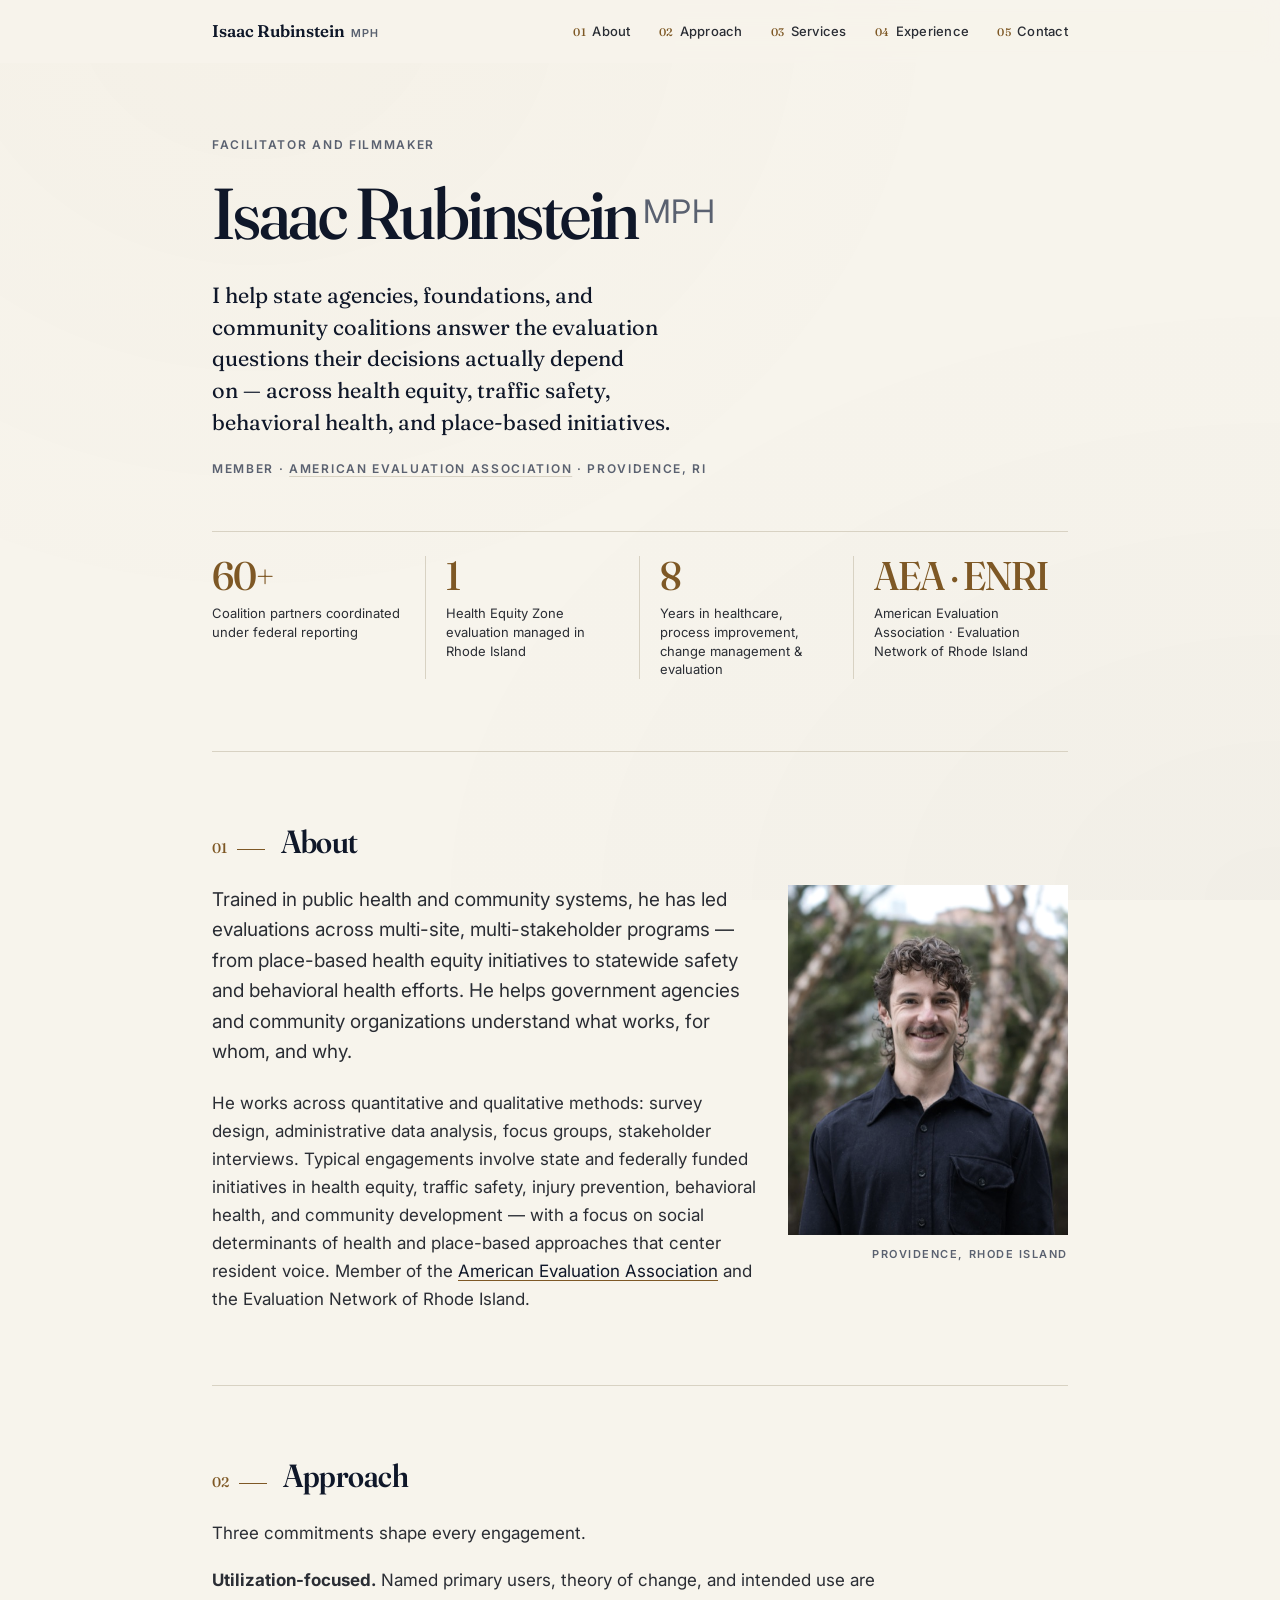
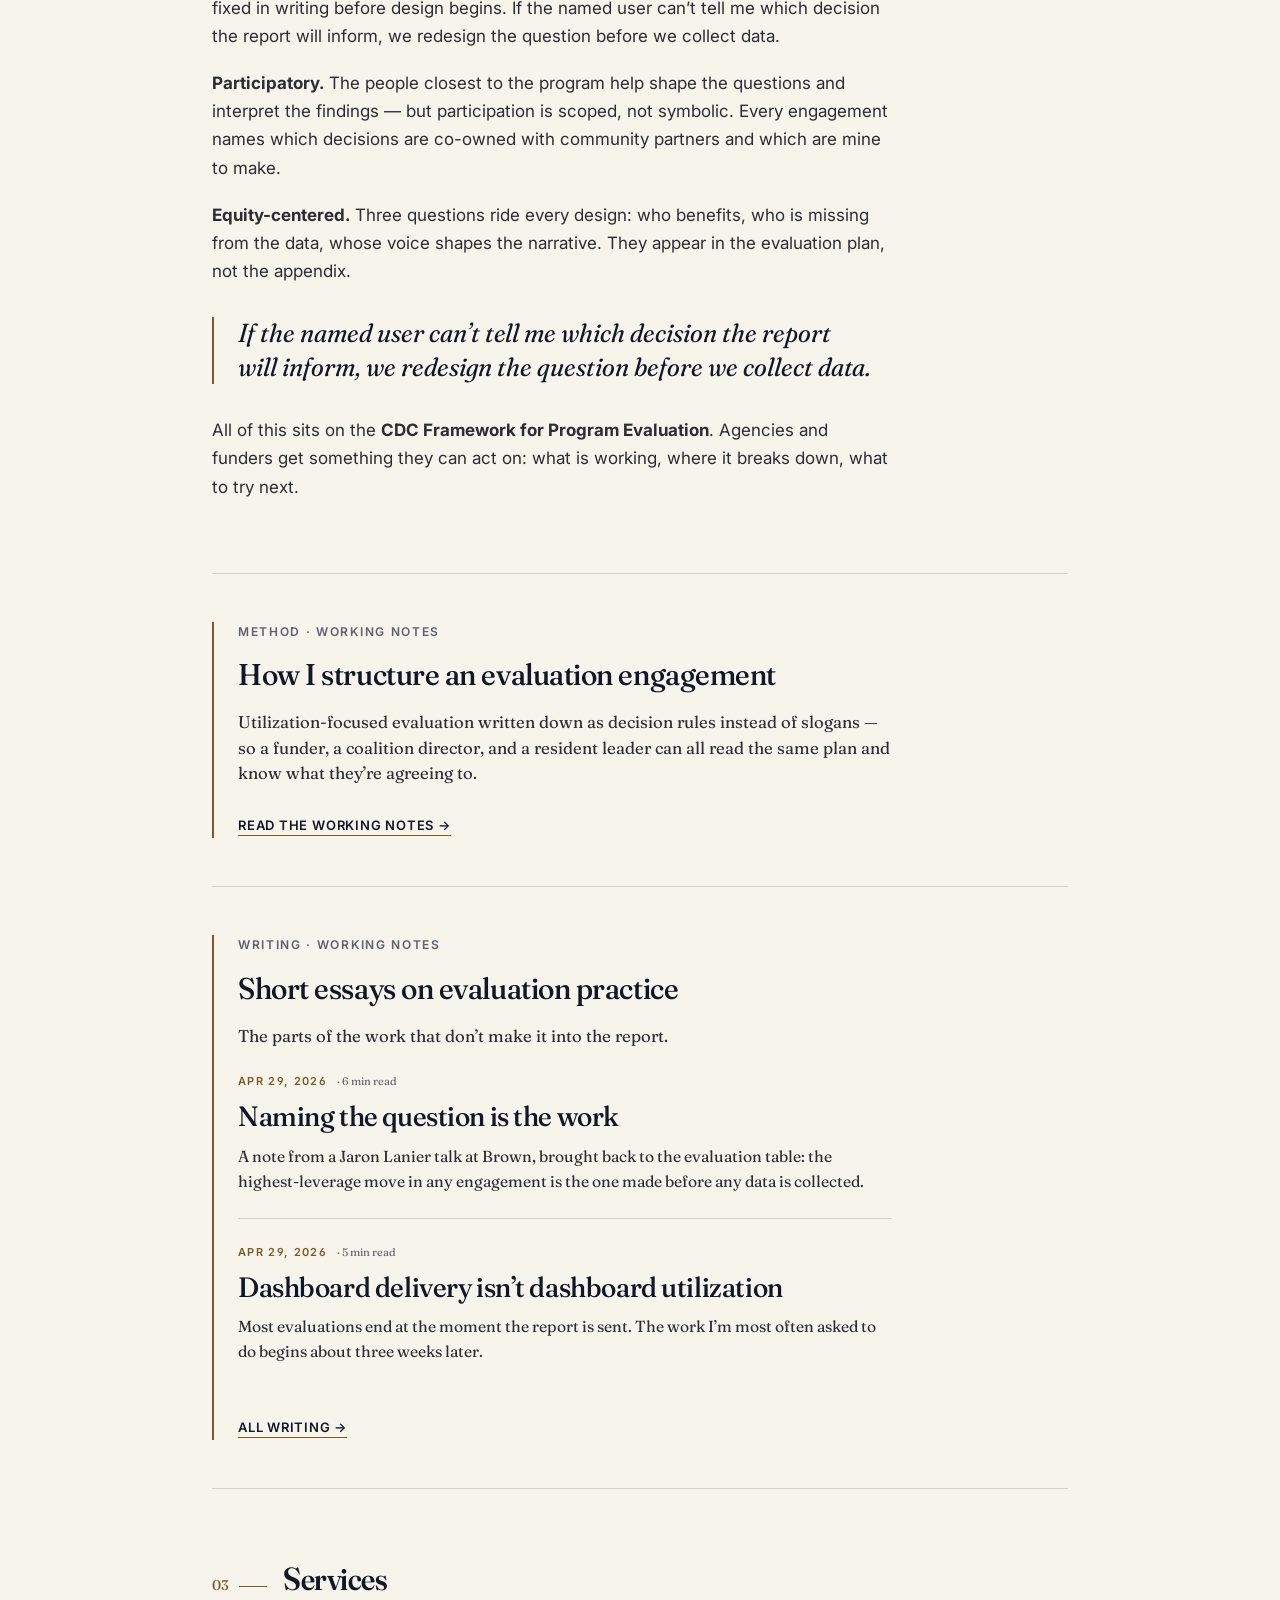
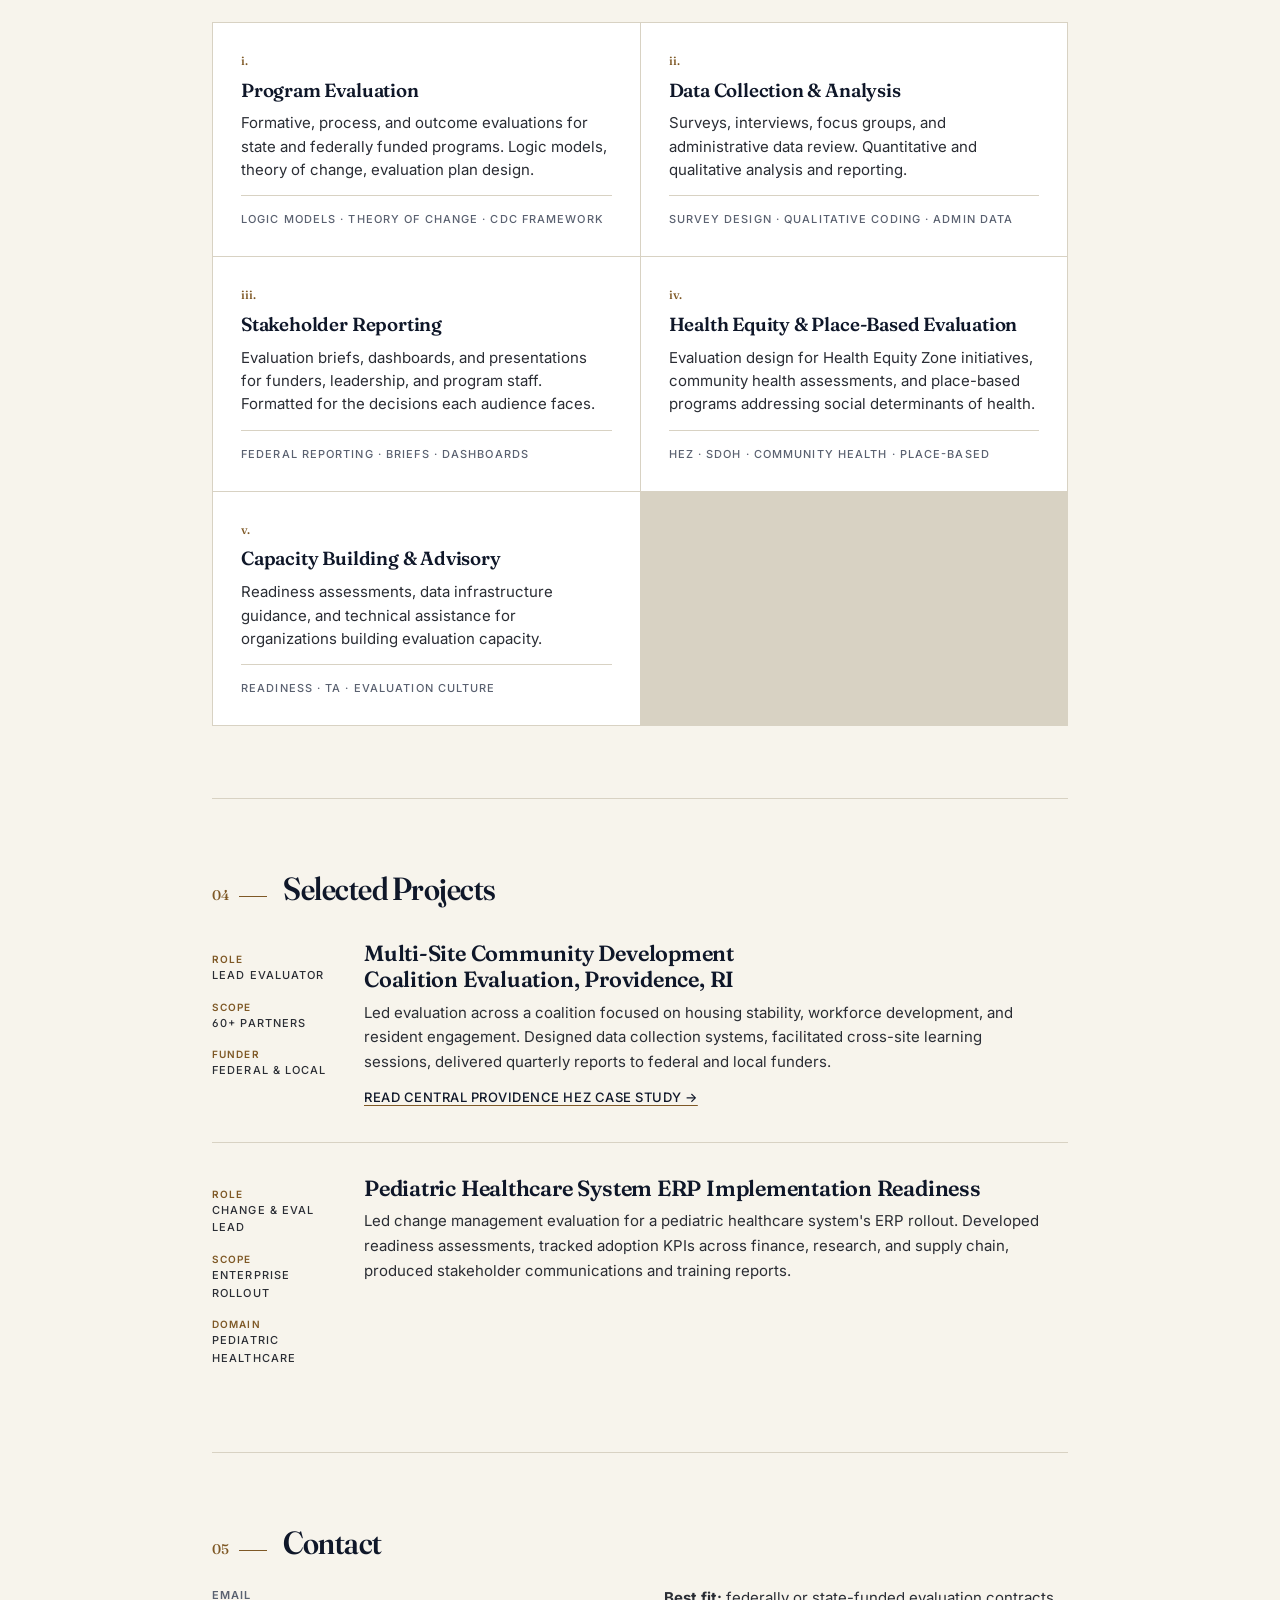
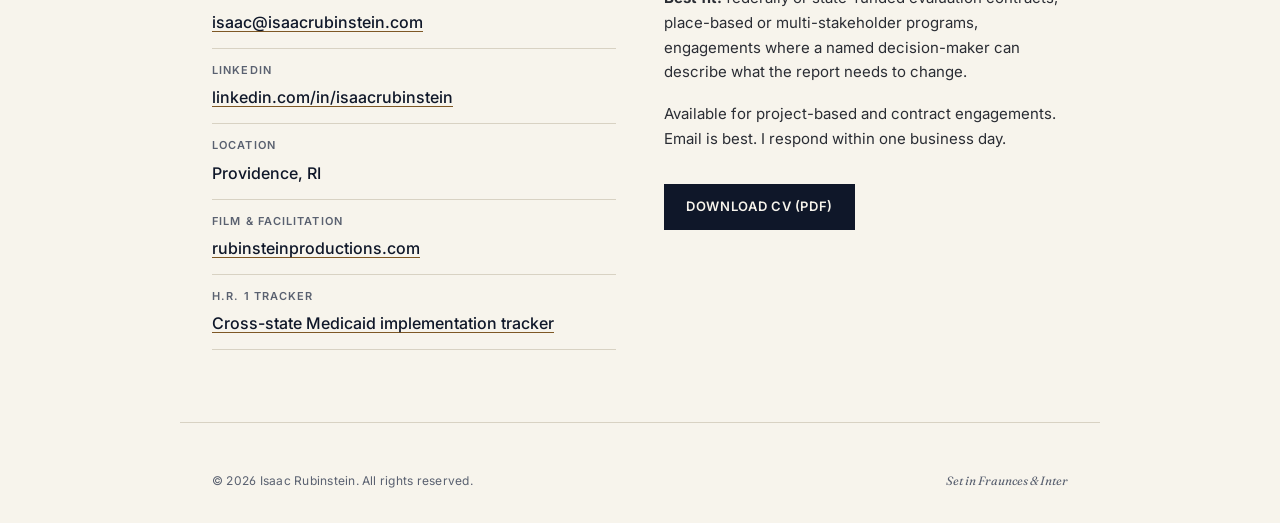
<file: index.html>
<!DOCTYPE html>
<html lang="en">
<head>
<meta charset="UTF-8">
<meta name="viewport" content="width=device-width, initial-scale=1.0">
<title>Isaac Rubinstein, MPH: Facilitator and Filmmaker</title>
<meta name="description" content="Facilitator and filmmaker based in Providence, RI. Founder of Rubinstein Productions.">
<meta name="robots" content="index, follow">
<link rel="canonical" href="https://isaacrubinstein.com/">

<!-- Open Graph -->
<meta property="og:type" content="website">
<meta property="og:url" content="https://isaacrubinstein.com/">
<meta property="og:title" content="Isaac Rubinstein, MPH: Facilitator and Filmmaker">
<meta property="og:description" content="Facilitator and filmmaker based in Providence, RI. Founder of Rubinstein Productions.">
<meta property="og:image" content="https://isaacrubinstein.com/og-image.png">
<meta property="og:image:width" content="1200">
<meta property="og:image:height" content="630">
<meta property="og:image:alt" content="Isaac Rubinstein, MPH: Facilitator and Filmmaker">
<meta property="og:locale" content="en_US">

<!-- Twitter -->
<meta name="twitter:card" content="summary_large_image">
<meta name="twitter:title" content="Isaac Rubinstein, MPH: Facilitator and Filmmaker">
<meta name="twitter:description" content="Facilitator and filmmaker based in Providence, RI. Founder of Rubinstein Productions.">
<meta name="twitter:image" content="https://isaacrubinstein.com/og-image.png">

<!-- Favicons -->
<link rel="icon" type="image/svg+xml" href="favicon.svg">
<link rel="icon" type="image/x-icon" href="favicon.ico">
<link rel="apple-touch-icon" href="apple-touch-icon.png">
<meta name="theme-color" content="#0F1729">

<!-- Fonts: Fraunces (display, variable) + Inter (body) -->
<link rel="preconnect" href="https://fonts.googleapis.com">
<link rel="preconnect" href="https://fonts.gstatic.com" crossorigin>
<link rel="preload" as="style" href="https://fonts.googleapis.com/css2?family=Fraunces:opsz,wght@9..144,400;9..144,500;9..144,600;9..144,700;9..144,800&family=Inter:wght@400;500;600;700&display=swap">
<link href="https://fonts.googleapis.com/css2?family=Fraunces:opsz,wght@9..144,400;9..144,500;9..144,600;9..144,700;9..144,800&family=Inter:wght@400;500;600;700&display=swap" rel="stylesheet">

<!-- JSON-LD: Person -->
<script type="application/ld+json">
{
  "@context": "https://schema.org",
  "@type": "Person",
  "name": "Isaac Rubinstein",
  "honorificSuffix": "MPH",
  "jobTitle": "Facilitator and Filmmaker",
  "url": "https://isaacrubinstein.com/",
  "image": "https://isaacrubinstein.com/headshot.jpg",
  "email": "mailto:isaac@isaacrubinstein.com",
  "sameAs": [
    "https://www.linkedin.com/in/isaacrubinstein"
  ],
  "memberOf": [
    {
      "@type": "Organization",
      "name": "American Evaluation Association",
      "url": "https://www.eval.org"
    },
    {
      "@type": "Organization",
      "name": "Evaluation Network of Rhode Island"
    }
  ],
  "knowsAbout": [
    "Program Evaluation",
    "Utilization-Focused Evaluation",
    "Participatory Evaluation",
    "Equity-Centered Evaluation",
    "Public Health Evaluation",
    "Logic Model Development",
    "Theory of Change",
    "Mixed-Methods Research",
    "Traffic Safety Program Evaluation",
    "Community Development Evaluation",
    "CDC Framework for Program Evaluation",
    "Health Equity Zone Evaluation",
    "Social Determinants of Health",
    "Place-Based Health Initiatives",
    "Community Health Assessment"
  ],
  "address": {
    "@type": "PostalAddress",
    "addressLocality": "Providence",
    "addressRegion": "RI",
    "addressCountry": "US"
  }
}
</script>

<!-- JSON-LD: ProfessionalService -->
<script type="application/ld+json">
{
  "@context": "https://schema.org",
  "@type": "ProfessionalService",
  "name": "Isaac Rubinstein — Evaluation & Advisory",
  "description": "Independent program evaluation and advisory services for public health, safety, and community development programs.",
  "provider": {
    "@type": "Person",
    "name": "Isaac Rubinstein, MPH"
  },
  "url": "https://isaacrubinstein.com/",
  "areaServed": {
    "@type": "Country",
    "name": "United States"
  },
  "serviceType": [
    "Program Evaluation",
    "Data Collection and Analysis",
    "Stakeholder Reporting",
    "Capacity Building and Advisory"
  ],
  "address": {
    "@type": "PostalAddress",
    "addressLocality": "Providence",
    "addressRegion": "RI",
    "addressCountry": "US"
  }
}
</script>

<link rel="stylesheet" href="styles.css">
</head>
<body>

<a class="skip-link" href="#main">Skip to content</a>
<div class="scroll-progress" id="scroll-progress" aria-hidden="true"></div>

<header class="masthead" id="masthead" role="banner">
  <div class="nav-inner">
    <a class="mark" href="#top">
      <span class="mark-name">Isaac Rubinstein</span>
      <span class="mark-cred">MPH</span>
    </a>
    <nav aria-label="Primary">
      <ul class="nav-links">
        <li><a href="#about"><span class="num">01</span>About</a></li>
        <li><a href="#approach"><span class="num">02</span>Approach</a></li>
        <li><a href="#services"><span class="num">03</span>Services</a></li>
        <li><a href="#experience"><span class="num">04</span>Experience</a></li>
        <li><a href="#contact"><span class="num">05</span>Contact</a></li>
      </ul>
    </nav>
  </div>
</header>

<main id="main">

  <section class="hero" id="top" aria-labelledby="hero-heading">
    <span class="eyebrow">Facilitator and Filmmaker</span>
    <h1 class="display" id="hero-heading">Isaac Rubinstein<span class="post">MPH</span></h1>
    <div class="hero-text">
      <p class="lede">I help state agencies, foundations, and community coalitions answer the evaluation questions their decisions actually depend on &mdash; across health equity, traffic safety, behavioral health, and place-based initiatives.</p>
      <span class="credentials">Member &middot; <a href="https://www.eval.org" rel="noopener noreferrer" target="_blank">American Evaluation Association</a> &middot; Providence, RI</span>
    </div>

    <!-- Selected Outcomes strip. TODO(Isaac): swap placeholder figures for real, reportable values. -->
    <dl class="outcomes" aria-label="Selected outcomes">
      <div class="outcome">
        <dt class="outcome-num">60+</dt>
        <dd class="outcome-label">Coalition partners coordinated under federal reporting</dd>
      </div>
      <div class="outcome">
        <dt class="outcome-num">1</dt>
        <dd class="outcome-label">Health Equity Zone evaluation managed in Rhode Island</dd>
      </div>
      <div class="outcome">
        <dt class="outcome-num">8</dt>
        <dd class="outcome-label">Years in healthcare, process improvement, change management &amp; evaluation</dd>
      </div>
      <div class="outcome">
        <dt class="outcome-num">AEA &middot; ENRI</dt>
        <dd class="outcome-label">American Evaluation Association &middot; Evaluation Network of Rhode Island</dd>
      </div>
    </dl>
  </section>

  <section id="about" aria-labelledby="about-heading">
    <header class="section-header">
      <span class="section-num">01</span>
      <h2 id="about-heading">About</h2>
    </header>
    <div class="about-grid">
      <div class="about-text">
        <p class="lead-p">Trained in public health and community systems, he has led evaluations across multi-site, multi-stakeholder programs &mdash; from place-based health equity initiatives to statewide safety and behavioral health efforts. He helps government agencies and community organizations understand what works, for whom, and why.</p>
        <p>He works across quantitative and qualitative methods: survey design, administrative data analysis, focus groups, stakeholder interviews. Typical engagements involve state and federally funded initiatives in health equity, traffic safety, injury prevention, behavioral health, and community development &mdash; with a focus on social determinants of health and place-based approaches that center resident voice. Member of the <a href="https://www.eval.org" target="_blank" rel="noopener noreferrer">American Evaluation Association</a> and the Evaluation Network of Rhode Island.</p>
      </div>
      <figure class="about-portrait">
        <img src="headshot.jpg" alt="Portrait of Isaac Rubinstein" width="320" height="400" loading="lazy" decoding="async">
        <figcaption>Providence, Rhode Island</figcaption>
      </figure>
    </div>
  </section>

  <section id="approach" aria-labelledby="approach-heading">
    <header class="section-header">
      <span class="section-num">02</span>
      <h2 id="approach-heading">Approach</h2>
    </header>
    <p>Three commitments shape every engagement.</p>
    <p><strong>Utilization-focused.</strong> Named primary users, theory of change, and intended use are fixed in writing before design begins. If the named user can&rsquo;t tell me which decision the report will inform, we redesign the question before we collect data.</p>
    <p><strong>Participatory.</strong> The people closest to the program help shape the questions and interpret the findings &mdash; but participation is scoped, not symbolic. Every engagement names which decisions are co-owned with community partners and which are mine to make.</p>
    <p><strong>Equity-centered.</strong> Three questions ride every design: who benefits, who is missing from the data, whose voice shapes the narrative. They appear in the evaluation plan, not the appendix.</p>
    <figure class="pull-quote">
      <blockquote>If the named user can&rsquo;t tell me which decision the report will inform, we redesign the question before we collect data.</blockquote>
    </figure>
    <p>All of this sits on the <strong>CDC Framework for Program Evaluation</strong>. Agencies and funders get something they can act on: what is working, where it breaks down, what to try next.</p>
  </section>

  <aside class="method-teaser" aria-label="Method essay">
    <div class="method-teaser-inner">
      <span class="eyebrow method-teaser-eyebrow">Method &middot; Working notes</span>
      <h2 class="method-teaser-title">How I structure an evaluation engagement</h2>
      <p class="method-teaser-dek">Utilization-focused evaluation written down as decision rules instead of slogans &mdash; so a funder, a coalition director, and a resident leader can all read the same plan and know what they&rsquo;re agreeing to.</p>
      <a class="method-teaser-link" href="method/">Read the working notes &rarr;</a>
    </div>
  </aside>

  <aside class="writing-teaser" aria-labelledby="writing-teaser-heading">
    <div class="writing-teaser-inner">
      <span class="eyebrow method-teaser-eyebrow">Writing &middot; Working notes</span>
      <h2 class="method-teaser-title" id="writing-teaser-heading">Short essays on evaluation practice</h2>
      <p class="method-teaser-dek">The parts of the work that don&rsquo;t make it into the report.</p>
      <ol class="essay-list" reversed>
        <li class="essay-list-item">
          <a href="writing/naming-the-question-is-the-work/">
            <span class="essay-list-meta">Apr 29, 2026 <span class="essay-list-readtime">&middot; 6 min read</span></span>
            <h3 class="essay-list-title">Naming the question is the work</h3>
            <p class="essay-list-dek">A note from a Jaron Lanier talk at Brown, brought back to the evaluation table: the highest-leverage move in any engagement is the one made before any data is collected.</p>
          </a>
        </li>
        <li class="essay-list-item">
          <a href="writing/dashboard-delivery-isnt-dashboard-utilization/">
            <span class="essay-list-meta">Apr 29, 2026 <span class="essay-list-readtime">&middot; 5 min read</span></span>
            <h3 class="essay-list-title">Dashboard delivery isn&rsquo;t dashboard utilization</h3>
            <p class="essay-list-dek">Most evaluations end at the moment the report is sent. The work I&rsquo;m most often asked to do begins about three weeks later.</p>
          </a>
        </li>
      </ol>
      <p class="writing-teaser-all"><a href="writing/" class="method-teaser-link">All writing &rarr;</a></p>
    </div>
  </aside>

  <section id="services" aria-labelledby="services-heading">
    <header class="section-header">
      <span class="section-num">03</span>
      <h2 id="services-heading">Services</h2>
    </header>
    <div class="services-grid">
      <div class="service-card">
        <span class="svc-num">i.</span>
        <h3>Program Evaluation</h3>
        <p>Formative, process, and outcome evaluations for state and federally funded programs. Logic models, theory of change, evaluation plan design.</p>
        <span class="keywords">Logic models · Theory of change · CDC Framework</span>
      </div>
      <div class="service-card">
        <span class="svc-num">ii.</span>
        <h3>Data Collection &amp; Analysis</h3>
        <p>Surveys, interviews, focus groups, and administrative data review. Quantitative and qualitative analysis and reporting.</p>
        <span class="keywords">Survey design · Qualitative coding · Admin data</span>
      </div>
      <div class="service-card">
        <span class="svc-num">iii.</span>
        <h3>Stakeholder Reporting</h3>
        <p>Evaluation briefs, dashboards, and presentations for funders, leadership, and program staff. Formatted for the decisions each audience faces.</p>
        <span class="keywords">Federal reporting · Briefs · Dashboards</span>
      </div>
      <div class="service-card">
        <span class="svc-num">iv.</span>
        <h3>Health Equity &amp; Place-Based Evaluation</h3>
        <p>Evaluation design for Health Equity Zone initiatives, community health assessments, and place-based programs addressing social determinants of health.</p>
        <span class="keywords">HEZ · SDOH · Community health · Place-based</span>
      </div>
      <div class="service-card">
        <span class="svc-num">v.</span>
        <h3>Capacity Building &amp; Advisory</h3>
        <p>Readiness assessments, data infrastructure guidance, and technical assistance for organizations building evaluation capacity.</p>
        <span class="keywords">Readiness · TA · Evaluation culture</span>
      </div>
    </div>
  </section>

  <section id="experience" aria-labelledby="experience-heading">
    <header class="section-header">
      <span class="section-num">04</span>
      <h2 id="experience-heading">Selected Projects</h2>
    </header>

    <article class="project">
      <dl class="project-meta-col">
        <dt>Role</dt><dd>Lead Evaluator</dd>
        <dt>Scope</dt><dd>60+ partners</dd>
        <dt>Funder</dt><dd>Federal &amp; local</dd>
      </dl>
      <div class="project-body">
        <h3>Multi-Site Community Development Coalition Evaluation, Providence, RI</h3>
        <p>Led evaluation across a coalition focused on housing stability, workforce development, and resident engagement. Designed data collection systems, facilitated cross-site learning sessions, delivered quarterly reports to federal and local funders.</p>
        <p style="margin-top: 0.625rem;"><a href="work/central-providence-hez/" style="font-size: 0.8125rem; font-weight: 500; letter-spacing: 0.04em; text-transform: uppercase;">Read Central Providence HEZ case study &rarr;</a></p>
      </div>
    </article>

    <article class="project">
      <dl class="project-meta-col">
        <dt>Role</dt><dd>Change &amp; Eval Lead</dd>
        <dt>Scope</dt><dd>Enterprise rollout</dd>
        <dt>Domain</dt><dd>Pediatric healthcare</dd>
      </dl>
      <div class="project-body">
        <h3>Pediatric Healthcare System ERP Implementation Readiness</h3>
        <p>Led change management evaluation for a pediatric healthcare system's ERP rollout. Developed readiness assessments, tracked adoption KPIs across finance, research, and supply chain, produced stakeholder communications and training reports.</p>
      </div>
    </article>

    <!-- TODO: uncomment when a real, attributed testimonial is available
    <figure class="pull-quote" style="margin-top: 3rem;">
      <blockquote>"…real quote here…"</blockquote>
      <figcaption class="eyebrow" style="margin-top: 0.75rem;">— Name, Title, Organization</figcaption>
    </figure>
    -->
  </section>

  <section id="contact" aria-labelledby="contact-heading">
    <header class="section-header">
      <span class="section-num">05</span>
      <h2 id="contact-heading">Contact</h2>
    </header>
    <div class="contact-grid">
      <ul class="contact-list">
        <li>
          <span class="label">Email</span>
          <a href="mailto:isaac@isaacrubinstein.com">isaac@isaacrubinstein.com</a>
        </li>
        <li>
          <span class="label">LinkedIn</span>
          <a href="https://www.linkedin.com/in/isaacrubinstein" target="_blank" rel="noopener noreferrer">linkedin.com/in/isaacrubinstein</a>
        </li>
        <li>
          <span class="label">Location</span>
          <span class="value">Providence, RI</span>
        </li>
        <li>
          <span class="label">Film &amp; facilitation</span>
          <a href="https://rubinsteinproductions.com" target="_blank" rel="noopener noreferrer">rubinsteinproductions.com</a>
        </li>
        <li>
          <span class="label">H.R. 1 tracker</span>
          <a href="https://rubinsteinproductions.com/hr1-tracker" target="_blank" rel="noopener noreferrer">Cross-state Medicaid implementation tracker</a>
        </li>
      </ul>
      <div class="contact-note">
        <!-- TODO(Isaac): confirm or revise the best-fit line. Filters bad-fit inquiries before they cost time. -->
        <p><strong>Best fit:</strong> federally or state-funded evaluation contracts, place-based or multi-stakeholder programs, engagements where a named decision-maker can describe what the report needs to change.</p>
        <p>Available for project-based and contract engagements. Email is best. I respond within one business day.</p>
        <a class="cv-link" href="cv.pdf" download>Download CV (PDF)</a>
      </div>
    </div>
  </section>

</main>

<footer>
  <small>&copy; 2026 Isaac Rubinstein. All rights reserved.</small>
  <span class="colophon">Set in Fraunces &amp; Inter</span>
</footer>

<script>
  // Sticky nav border + scroll progress
  (function() {
    var nav = document.getElementById('masthead');
    var bar = document.getElementById('scroll-progress');
    function onScroll() {
      var y = window.scrollY;
      if (y > 8) nav.classList.add('scrolled');
      else nav.classList.remove('scrolled');
      var h = document.documentElement.scrollHeight - window.innerHeight;
      var pct = h > 0 ? Math.min(100, (y / h) * 100) : 0;
      bar.style.width = pct + '%';
    }
    window.addEventListener('scroll', onScroll, { passive: true });
    window.addEventListener('resize', onScroll, { passive: true });
    onScroll();
  })();

  // Active section highlight via IntersectionObserver
  (function() {
    if (!('IntersectionObserver' in window)) return;
    var sections = document.querySelectorAll('main section[id]');
    var links = document.querySelectorAll('.nav-links a');
    var linkMap = {};
    links.forEach(function(a) {
      linkMap[a.getAttribute('href').slice(1)] = a;
    });
    var observer = new IntersectionObserver(function(entries) {
      entries.forEach(function(entry) {
        if (entry.isIntersecting) {
          var id = entry.target.id;
          links.forEach(function(a) { a.classList.remove('active'); });
          if (linkMap[id]) linkMap[id].classList.add('active');
        }
      });
    }, { rootMargin: '-40% 0px -55% 0px', threshold: 0 });
    sections.forEach(function(s) { observer.observe(s); });
  })();
</script>

</body>
</html>
</file>
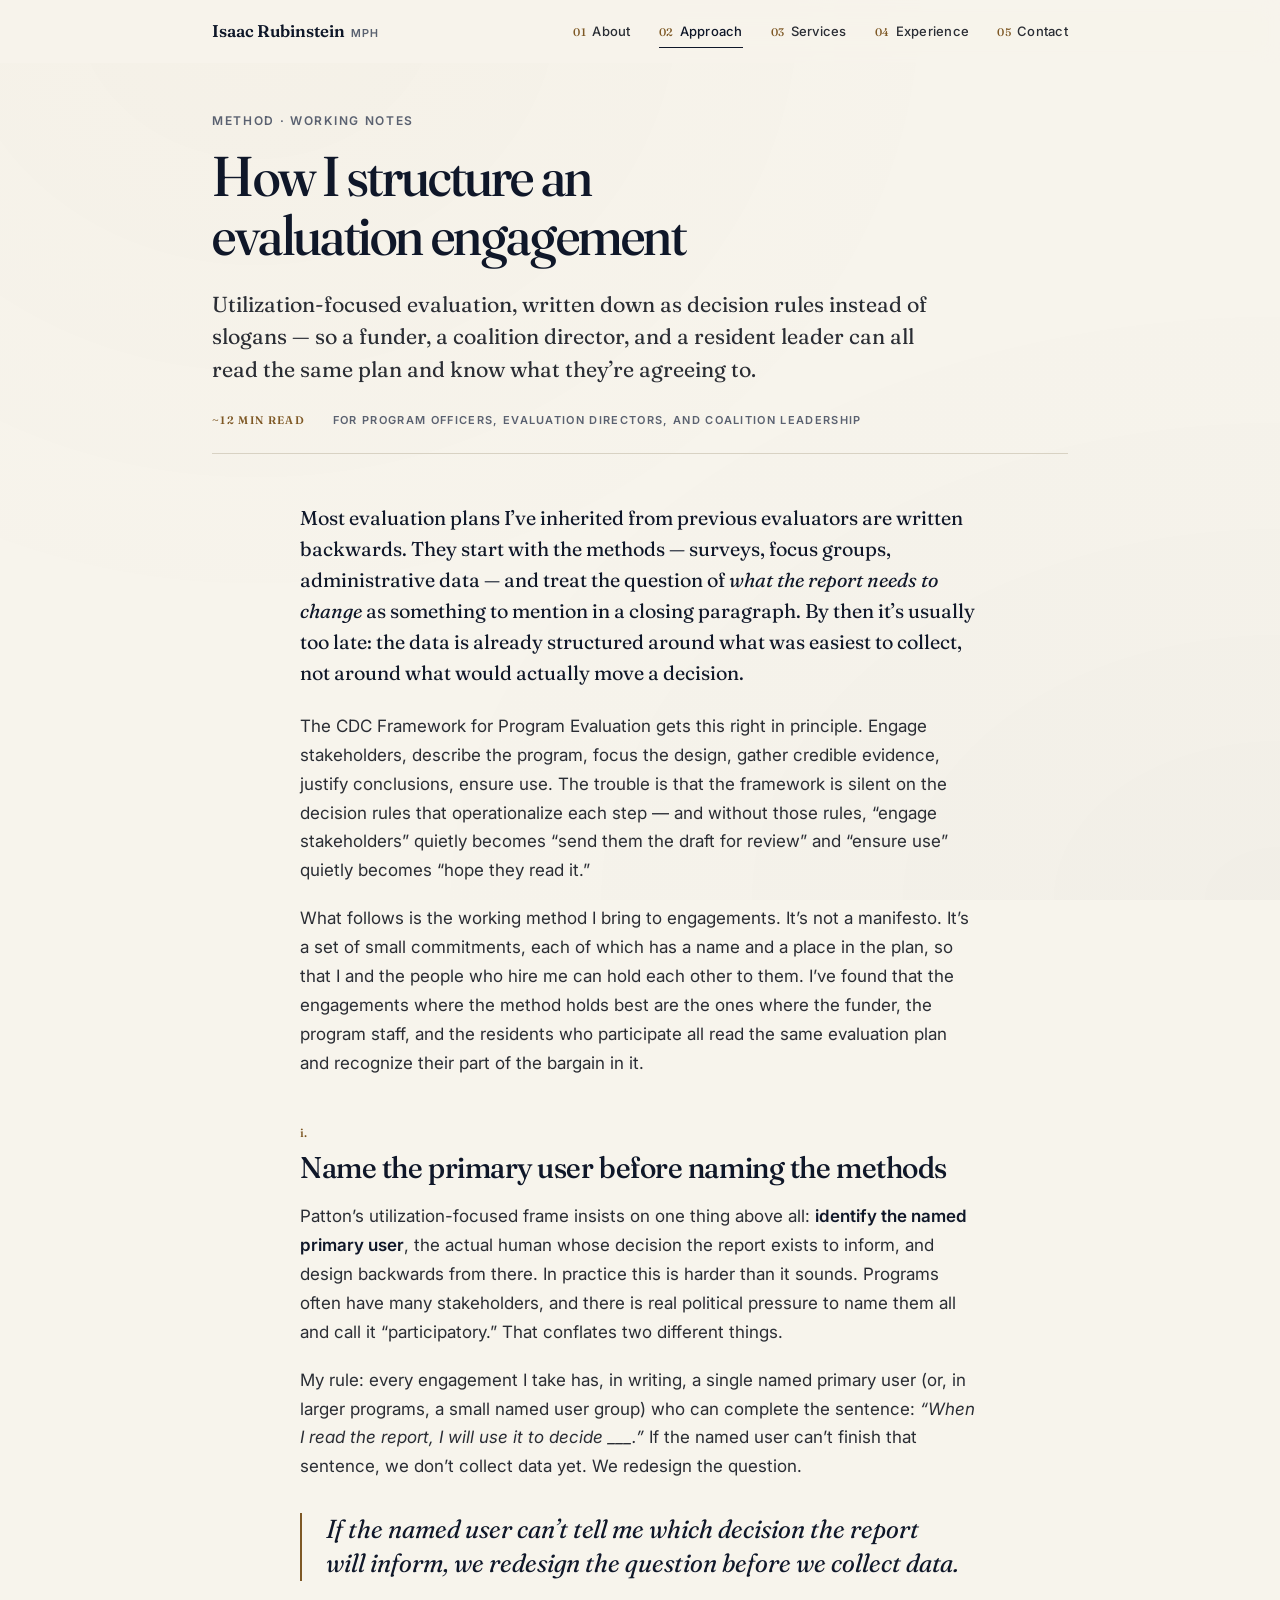
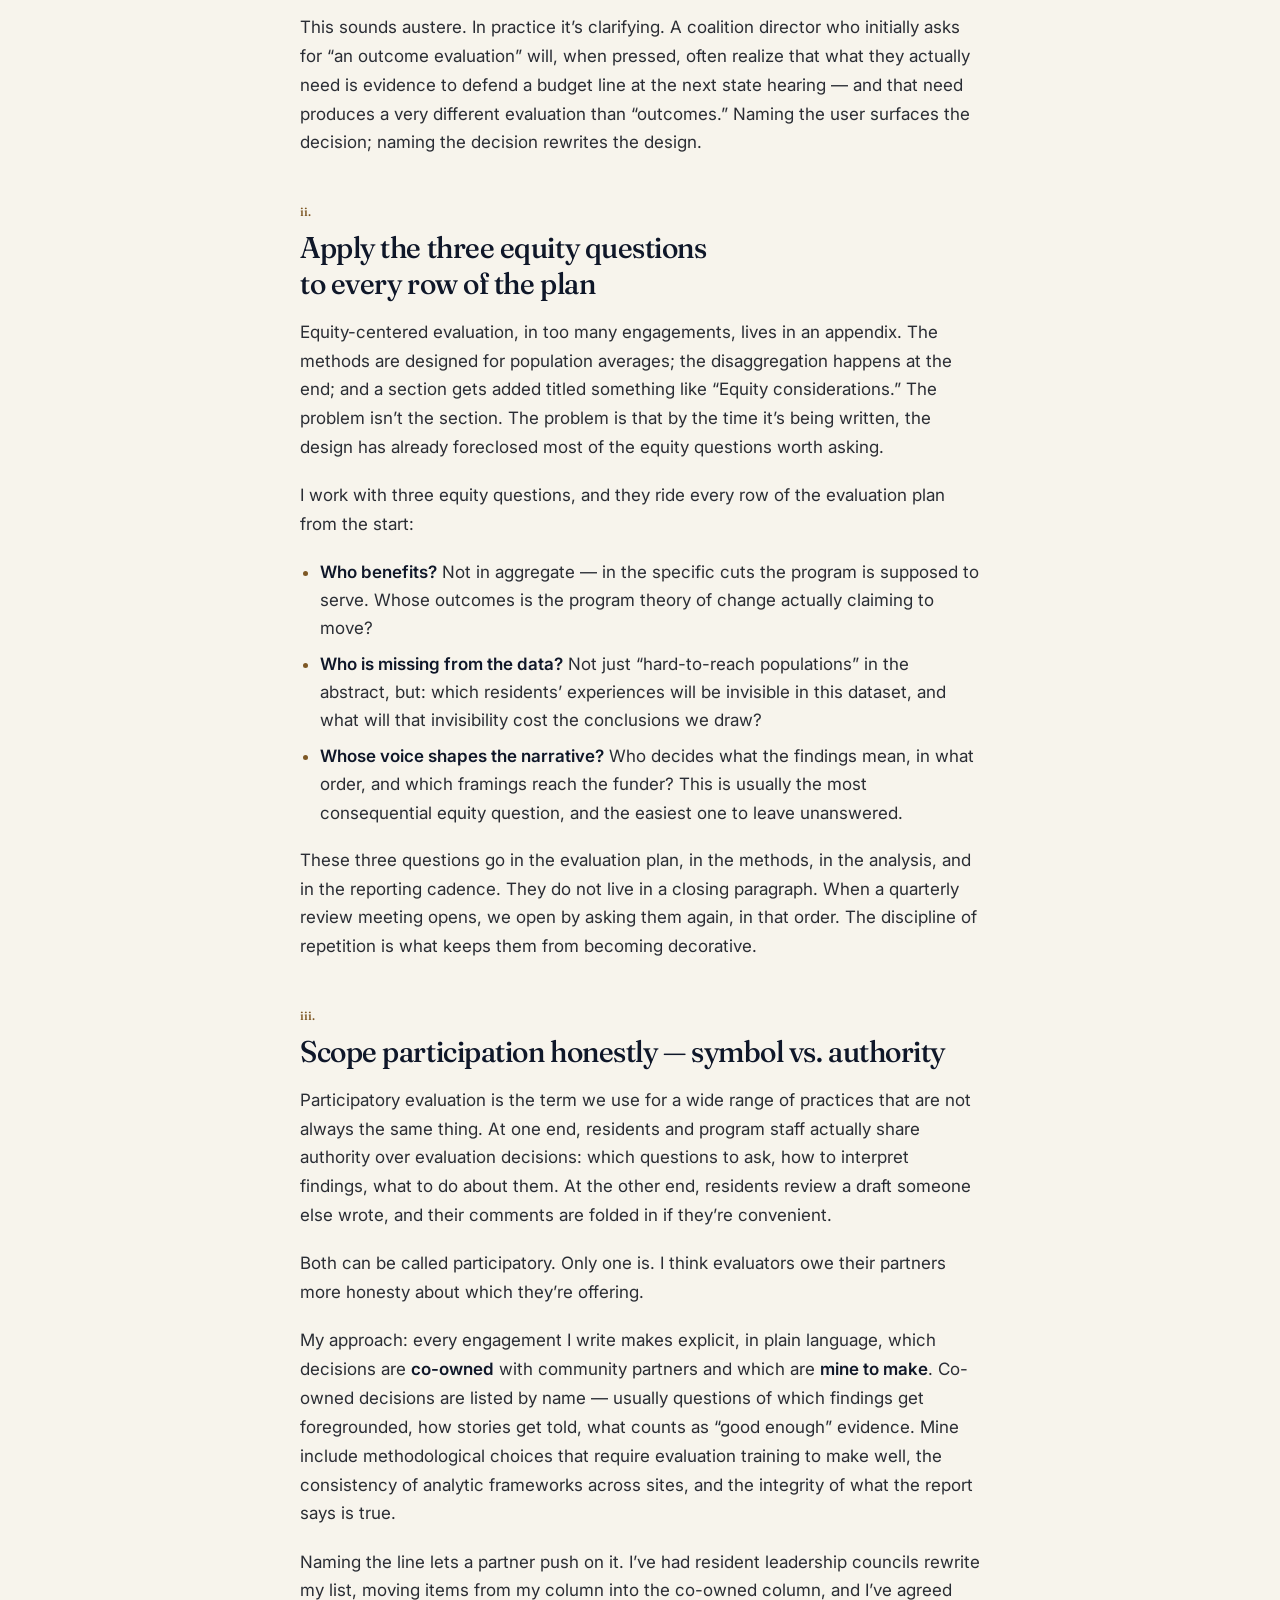
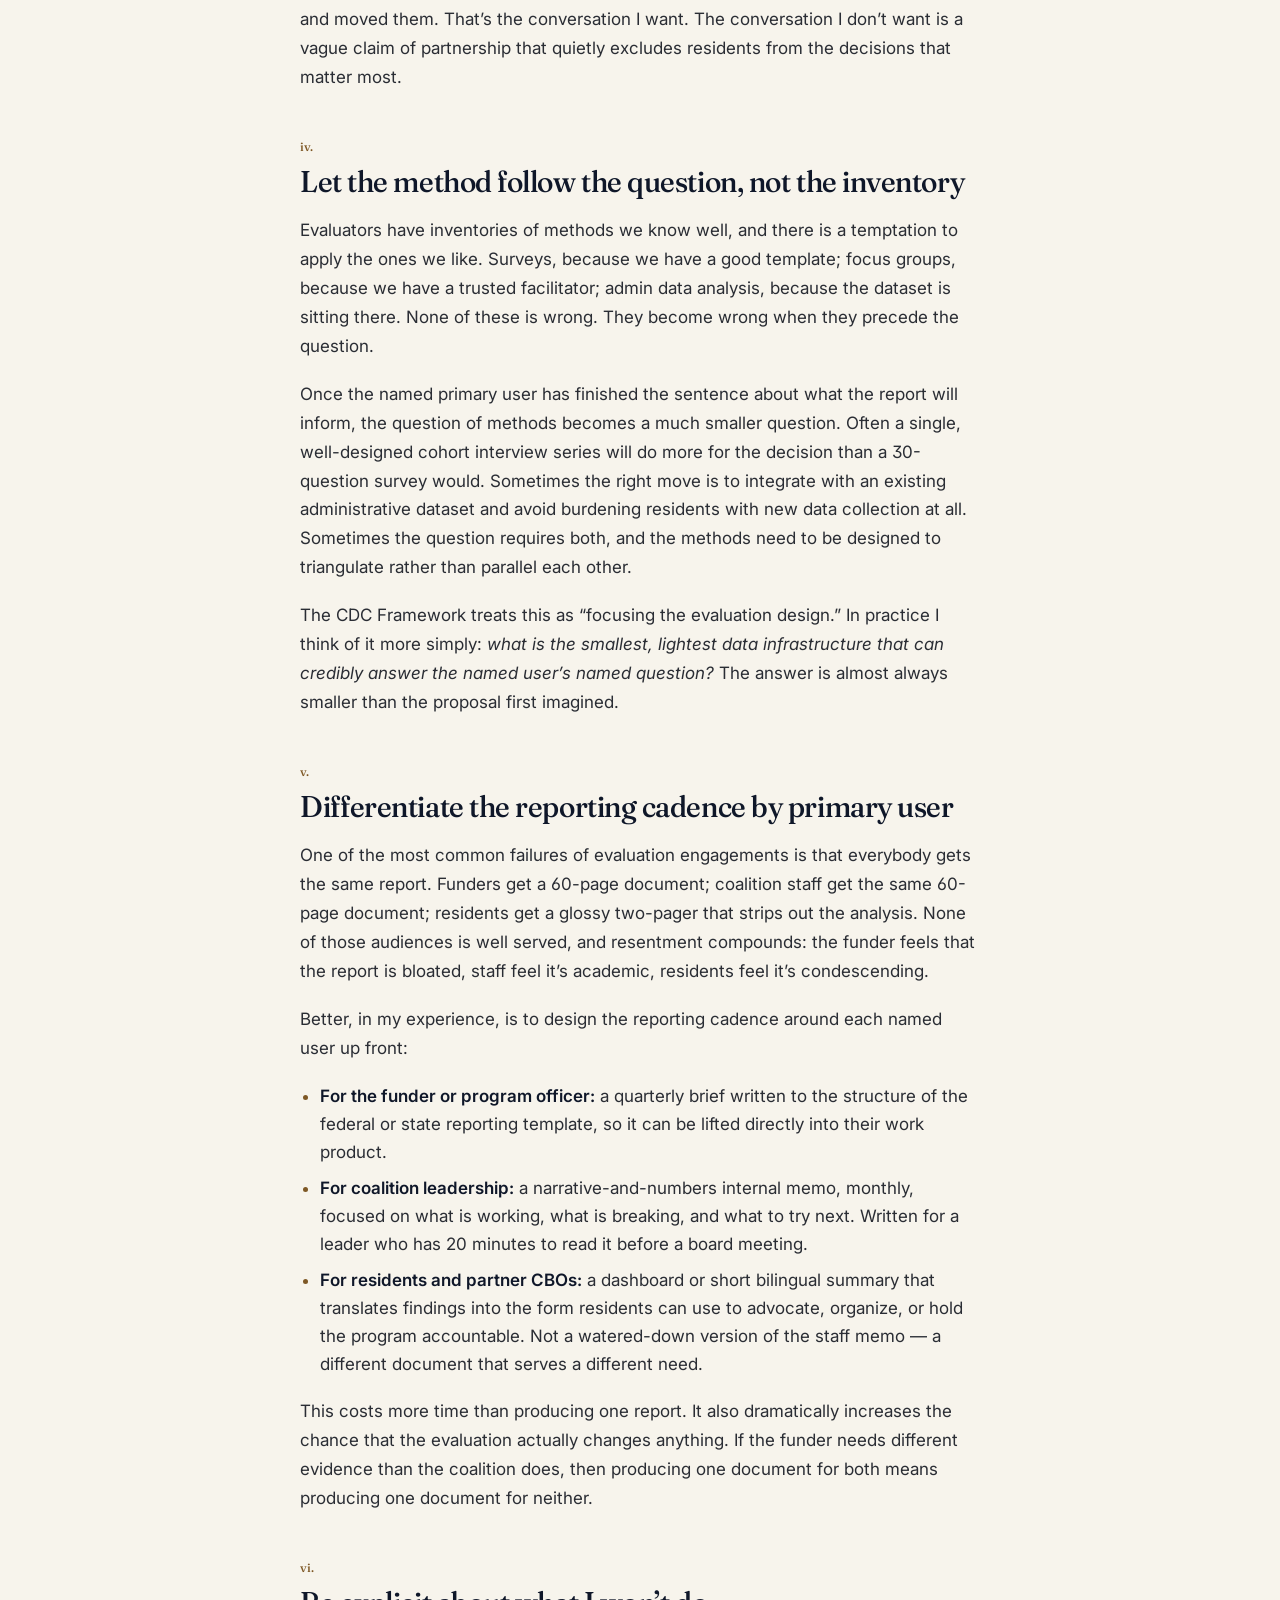
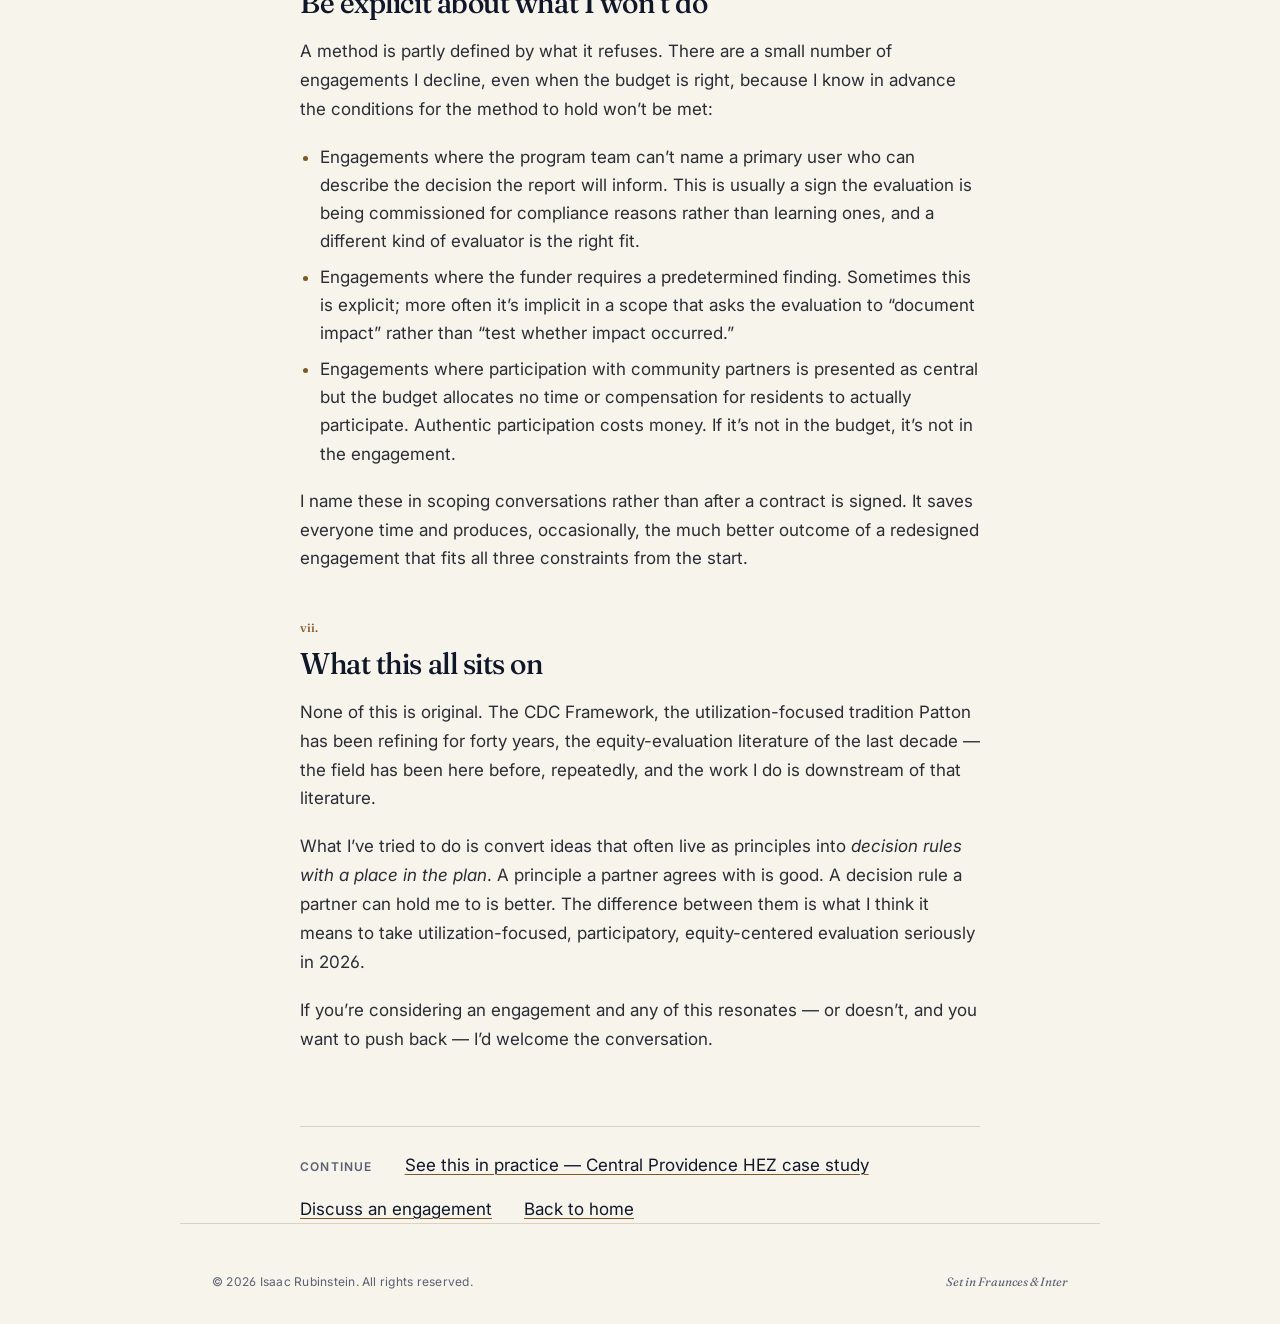
<file: method/index.html>
<!DOCTYPE html>
<html lang="en">
<head>
<meta charset="UTF-8">
<meta name="viewport" content="width=device-width, initial-scale=1.0">
<title>How I structure an evaluation engagement | Isaac Rubinstein, MPH</title>
<meta name="description" content="A working method: utilization-focused evaluation as a set of decision rules, not slogans. How I structure engagements so funders, staff, and residents can act on the findings.">
<meta name="robots" content="index, follow">
<link rel="canonical" href="https://isaacrubinstein.com/method/">

<meta property="og:type" content="article">
<meta property="og:url" content="https://isaacrubinstein.com/method/">
<meta property="og:title" content="How I structure an evaluation engagement">
<meta property="og:description" content="Utilization-focused evaluation as a set of decision rules, not slogans.">
<meta property="og:image" content="https://isaacrubinstein.com/og-image.png">
<meta property="og:image:width" content="1200">
<meta property="og:image:height" content="630">

<link rel="icon" type="image/svg+xml" href="../favicon.svg">
<link rel="icon" type="image/x-icon" href="../favicon.ico">
<link rel="apple-touch-icon" href="../apple-touch-icon.png">
<meta name="theme-color" content="#0F1729">

<link rel="preconnect" href="https://fonts.googleapis.com">
<link rel="preconnect" href="https://fonts.gstatic.com" crossorigin>
<link href="https://fonts.googleapis.com/css2?family=Fraunces:opsz,wght@9..144,400;9..144,500;9..144,600;9..144,700;9..144,800&family=Inter:wght@400;500;600;700&display=swap" rel="stylesheet">

<script type="application/ld+json">
{
  "@context": "https://schema.org",
  "@type": "Article",
  "headline": "How I structure an evaluation engagement",
  "author": {
    "@type": "Person",
    "name": "Isaac Rubinstein",
    "url": "https://isaacrubinstein.com/"
  },
  "publisher": {
    "@type": "Person",
    "name": "Isaac Rubinstein"
  },
  "url": "https://isaacrubinstein.com/method/",
  "about": "Utilization-focused evaluation, CDC Framework for Program Evaluation, equity-centered evaluation, participatory evaluation"
}
</script>

<link rel="stylesheet" href="../styles.css">
<style>
  /* ---------- Method essay layout ---------- */
  .essay-header {
    padding-top: var(--space-5);
    padding-bottom: var(--space-3);
    border-bottom: 1px solid var(--rule);
    margin-bottom: var(--space-5);
  }
  .essay-eyebrow {
    display: block;
    margin-bottom: var(--space-2);
  }
  .essay-title {
    font-family: "Fraunces", Georgia, serif;
    font-variation-settings: "opsz" 144, "SOFT" 30;
    font-weight: 500;
    font-size: clamp(2.25rem, 5.5vw, 3.5rem);
    letter-spacing: -0.025em;
    line-height: 1.05;
    color: var(--ink);
    margin: 0 0 var(--space-3);
    max-width: 820px;
    text-wrap: balance;
  }
  .essay-dek {
    font-family: "Fraunces", Georgia, serif;
    font-variation-settings: "opsz" 36, "SOFT" 30;
    font-size: clamp(1.125rem, 1.7vw, 1.375rem);
    line-height: 1.5;
    color: var(--graphite);
    max-width: 720px;
    margin: 0 0 var(--space-3);
  }
  .essay-meta {
    display: flex;
    gap: 1.75rem;
    flex-wrap: wrap;
    align-items: baseline;
    font-family: "Inter", sans-serif;
    font-size: 0.6875rem;
    font-weight: 600;
    letter-spacing: 0.12em;
    text-transform: uppercase;
    color: var(--slate);
  }
  .essay-meta .essay-meta-num {
    font-family: "Fraunces", Georgia, serif;
    font-variation-settings: "opsz" 36;
    color: var(--ochre);
    font-feature-settings: "tnum", "lnum";
  }

  .essay {
    max-width: var(--maxw-text);
    margin: 0 auto;
  }
  .essay h2 {
    font-family: "Fraunces", Georgia, serif;
    font-variation-settings: "opsz" 72, "SOFT" 30;
    font-weight: 500;
    font-size: clamp(1.5rem, 2.6vw, 1.875rem);
    letter-spacing: -0.015em;
    line-height: 1.2;
    margin: var(--space-5) 0 var(--space-2);
    color: var(--ink);
  }
  .essay h2 .essay-h2-num {
    display: block;
    font-family: "Fraunces", Georgia, serif;
    font-variation-settings: "opsz" 14;
    font-size: 0.75rem;
    font-weight: 500;
    color: var(--ochre);
    font-feature-settings: "tnum", "lnum";
    text-transform: none;
    letter-spacing: 0;
    margin-bottom: 0.625rem;
  }
  .essay p {
    font-size: 1.0625rem;
    line-height: 1.7;
    margin: 0 0 1.125em;
    max-width: none;
  }
  .essay p.essay-lead {
    font-family: "Fraunces", Georgia, serif;
    font-variation-settings: "opsz" 36, "SOFT" 30;
    font-size: 1.25rem;
    line-height: 1.55;
    color: var(--ink);
    margin-bottom: var(--space-3);
  }
  .essay .pull-quote {
    margin: var(--space-4) 0;
  }
  .essay .pull-quote blockquote {
    font-size: clamp(1.25rem, 2.4vw, 1.625rem);
  }
  .essay ul {
    padding-left: 1.25rem;
    margin: 0 0 1.125em;
  }
  .essay li {
    margin-bottom: 0.5rem;
    line-height: 1.65;
  }
  .essay li::marker {
    color: var(--ochre);
  }
  .essay strong {
    color: var(--ink);
    font-weight: 600;
  }
  .essay-cta {
    margin: var(--space-6) auto 0;
    max-width: var(--maxw-text);
    padding-top: var(--space-3);
    border-top: 1px solid var(--rule);
    display: flex;
    flex-wrap: wrap;
    gap: 1rem 2rem;
    align-items: baseline;
  }
  .essay-cta .label {
    font-family: "Inter", sans-serif;
    font-size: 0.75rem;
    font-weight: 600;
    color: var(--slate);
    text-transform: uppercase;
    letter-spacing: 0.1em;
  }

  @media (max-width: 640px) {
    .essay-meta { gap: 1rem; }
  }
</style>
</head>
<body>

<a class="skip-link" href="#main">Skip to content</a>
<div class="scroll-progress" id="scroll-progress" aria-hidden="true"></div>

<header class="masthead" id="masthead" role="banner">
  <div class="nav-inner">
    <a class="mark" href="../">
      <span class="mark-name">Isaac Rubinstein</span>
      <span class="mark-cred">MPH</span>
    </a>
    <nav aria-label="Primary">
      <ul class="nav-links">
        <li><a href="../#about"><span class="num">01</span>About</a></li>
        <li><a href="../#approach" class="active"><span class="num">02</span>Approach</a></li>
        <li><a href="../#services"><span class="num">03</span>Services</a></li>
        <li><a href="../#experience"><span class="num">04</span>Experience</a></li>
        <li><a href="../#contact"><span class="num">05</span>Contact</a></li>
      </ul>
    </nav>
  </div>
</header>

<main id="main">
  <article>
    <header class="essay-header">
      <span class="eyebrow essay-eyebrow">Method &middot; Working notes</span>
      <h1 class="essay-title">How I structure an evaluation engagement</h1>
      <p class="essay-dek">Utilization-focused evaluation, written down as decision rules instead of slogans &mdash; so a funder, a coalition director, and a resident leader can all read the same plan and know what they&rsquo;re agreeing to.</p>
      <div class="essay-meta">
        <span><span class="essay-meta-num">~12 min read</span></span>
        <span>For program officers, evaluation directors, and coalition leadership</span>
      </div>
    </header>

    <div class="essay">
      <p class="essay-lead">Most evaluation plans I&rsquo;ve inherited from previous evaluators are written backwards. They start with the methods &mdash; surveys, focus groups, administrative data &mdash; and treat the question of <em>what the report needs to change</em> as something to mention in a closing paragraph. By then it&rsquo;s usually too late: the data is already structured around what was easiest to collect, not around what would actually move a decision.</p>

      <p>The CDC Framework for Program Evaluation gets this right in principle. Engage stakeholders, describe the program, focus the design, gather credible evidence, justify conclusions, ensure use. The trouble is that the framework is silent on the decision rules that operationalize each step &mdash; and without those rules, &ldquo;engage stakeholders&rdquo; quietly becomes &ldquo;send them the draft for review&rdquo; and &ldquo;ensure use&rdquo; quietly becomes &ldquo;hope they read it.&rdquo;</p>

      <p>What follows is the working method I bring to engagements. It&rsquo;s not a manifesto. It&rsquo;s a set of small commitments, each of which has a name and a place in the plan, so that I and the people who hire me can hold each other to them. I&rsquo;ve found that the engagements where the method holds best are the ones where the funder, the program staff, and the residents who participate all read the same evaluation plan and recognize their part of the bargain in it.</p>

      <h2><span class="essay-h2-num">i.</span>Name the primary user before naming the methods</h2>

      <p>Patton&rsquo;s utilization-focused frame insists on one thing above all: <strong>identify the named primary user</strong>, the actual human whose decision the report exists to inform, and design backwards from there. In practice this is harder than it sounds. Programs often have many stakeholders, and there is real political pressure to name them all and call it &ldquo;participatory.&rdquo; That conflates two different things.</p>

      <p>My rule: every engagement I take has, in writing, a single named primary user (or, in larger programs, a small named user group) who can complete the sentence: <em>&ldquo;When I read the report, I will use it to decide ___.&rdquo;</em> If the named user can&rsquo;t finish that sentence, we don&rsquo;t collect data yet. We redesign the question.</p>

      <figure class="pull-quote">
        <blockquote>If the named user can&rsquo;t tell me which decision the report will inform, we redesign the question before we collect data.</blockquote>
      </figure>

      <p>This sounds austere. In practice it&rsquo;s clarifying. A coalition director who initially asks for &ldquo;an outcome evaluation&rdquo; will, when pressed, often realize that what they actually need is evidence to defend a budget line at the next state hearing &mdash; and that need produces a very different evaluation than &ldquo;outcomes.&rdquo; Naming the user surfaces the decision; naming the decision rewrites the design.</p>

      <h2><span class="essay-h2-num">ii.</span>Apply the three equity questions to every row of the plan</h2>

      <p>Equity-centered evaluation, in too many engagements, lives in an appendix. The methods are designed for population averages; the disaggregation happens at the end; and a section gets added titled something like &ldquo;Equity considerations.&rdquo; The problem isn&rsquo;t the section. The problem is that by the time it&rsquo;s being written, the design has already foreclosed most of the equity questions worth asking.</p>

      <p>I work with three equity questions, and they ride every row of the evaluation plan from the start:</p>

      <ul>
        <li><strong>Who benefits?</strong> Not in aggregate &mdash; in the specific cuts the program is supposed to serve. Whose outcomes is the program theory of change actually claiming to move?</li>
        <li><strong>Who is missing from the data?</strong> Not just &ldquo;hard-to-reach populations&rdquo; in the abstract, but: which residents&rsquo; experiences will be invisible in this dataset, and what will that invisibility cost the conclusions we draw?</li>
        <li><strong>Whose voice shapes the narrative?</strong> Who decides what the findings mean, in what order, and which framings reach the funder? This is usually the most consequential equity question, and the easiest one to leave unanswered.</li>
      </ul>

      <p>These three questions go in the evaluation plan, in the methods, in the analysis, and in the reporting cadence. They do not live in a closing paragraph. When a quarterly review meeting opens, we open by asking them again, in that order. The discipline of repetition is what keeps them from becoming decorative.</p>

      <h2><span class="essay-h2-num">iii.</span>Scope participation honestly &mdash; symbol vs. authority</h2>

      <p>Participatory evaluation is the term we use for a wide range of practices that are not always the same thing. At one end, residents and program staff actually share authority over evaluation decisions: which questions to ask, how to interpret findings, what to do about them. At the other end, residents review a draft someone else wrote, and their comments are folded in if they&rsquo;re convenient.</p>

      <p>Both can be called participatory. Only one is. I think evaluators owe their partners more honesty about which they&rsquo;re offering.</p>

      <p>My approach: every engagement I write makes explicit, in plain language, which decisions are <strong>co-owned</strong> with community partners and which are <strong>mine to make</strong>. Co-owned decisions are listed by name &mdash; usually questions of which findings get foregrounded, how stories get told, what counts as &ldquo;good enough&rdquo; evidence. Mine include methodological choices that require evaluation training to make well, the consistency of analytic frameworks across sites, and the integrity of what the report says is true.</p>

      <p>Naming the line lets a partner push on it. I&rsquo;ve had resident leadership councils rewrite my list, moving items from my column into the co-owned column, and I&rsquo;ve agreed and moved them. That&rsquo;s the conversation I want. The conversation I don&rsquo;t want is a vague claim of partnership that quietly excludes residents from the decisions that matter most.</p>

      <h2><span class="essay-h2-num">iv.</span>Let the method follow the question, not the inventory</h2>

      <p>Evaluators have inventories of methods we know well, and there is a temptation to apply the ones we like. Surveys, because we have a good template; focus groups, because we have a trusted facilitator; admin data analysis, because the dataset is sitting there. None of these is wrong. They become wrong when they precede the question.</p>

      <p>Once the named primary user has finished the sentence about what the report will inform, the question of methods becomes a much smaller question. Often a single, well-designed cohort interview series will do more for the decision than a 30-question survey would. Sometimes the right move is to integrate with an existing administrative dataset and avoid burdening residents with new data collection at all. Sometimes the question requires both, and the methods need to be designed to triangulate rather than parallel each other.</p>

      <p>The CDC Framework treats this as &ldquo;focusing the evaluation design.&rdquo; In practice I think of it more simply: <em>what is the smallest, lightest data infrastructure that can credibly answer the named user&rsquo;s named question?</em> The answer is almost always smaller than the proposal first imagined.</p>

      <h2><span class="essay-h2-num">v.</span>Differentiate the reporting cadence by primary user</h2>

      <p>One of the most common failures of evaluation engagements is that everybody gets the same report. Funders get a 60-page document; coalition staff get the same 60-page document; residents get a glossy two-pager that strips out the analysis. None of those audiences is well served, and resentment compounds: the funder feels that the report is bloated, staff feel it&rsquo;s academic, residents feel it&rsquo;s condescending.</p>

      <p>Better, in my experience, is to design the reporting cadence around each named user up front:</p>

      <ul>
        <li><strong>For the funder or program officer:</strong> a quarterly brief written to the structure of the federal or state reporting template, so it can be lifted directly into their work product.</li>
        <li><strong>For coalition leadership:</strong> a narrative-and-numbers internal memo, monthly, focused on what is working, what is breaking, and what to try next. Written for a leader who has 20 minutes to read it before a board meeting.</li>
        <li><strong>For residents and partner CBOs:</strong> a dashboard or short bilingual summary that translates findings into the form residents can use to advocate, organize, or hold the program accountable. Not a watered-down version of the staff memo &mdash; a different document that serves a different need.</li>
      </ul>

      <p>This costs more time than producing one report. It also dramatically increases the chance that the evaluation actually changes anything. If the funder needs different evidence than the coalition does, then producing one document for both means producing one document for neither.</p>

      <h2><span class="essay-h2-num">vi.</span>Be explicit about what I won&rsquo;t do</h2>

      <p>A method is partly defined by what it refuses. There are a small number of engagements I decline, even when the budget is right, because I know in advance the conditions for the method to hold won&rsquo;t be met:</p>

      <ul>
        <li>Engagements where the program team can&rsquo;t name a primary user who can describe the decision the report will inform. This is usually a sign the evaluation is being commissioned for compliance reasons rather than learning ones, and a different kind of evaluator is the right fit.</li>
        <li>Engagements where the funder requires a predetermined finding. Sometimes this is explicit; more often it&rsquo;s implicit in a scope that asks the evaluation to &ldquo;document impact&rdquo; rather than &ldquo;test whether impact occurred.&rdquo;</li>
        <li>Engagements where participation with community partners is presented as central but the budget allocates no time or compensation for residents to actually participate. Authentic participation costs money. If it&rsquo;s not in the budget, it&rsquo;s not in the engagement.</li>
      </ul>

      <p>I name these in scoping conversations rather than after a contract is signed. It saves everyone time and produces, occasionally, the much better outcome of a redesigned engagement that fits all three constraints from the start.</p>

      <h2><span class="essay-h2-num">vii.</span>What this all sits on</h2>

      <p>None of this is original. The CDC Framework, the utilization-focused tradition Patton has been refining for forty years, the equity-evaluation literature of the last decade &mdash; the field has been here before, repeatedly, and the work I do is downstream of that literature.</p>

      <p>What I&rsquo;ve tried to do is convert ideas that often live as principles into <em>decision rules with a place in the plan</em>. A principle a partner agrees with is good. A decision rule a partner can hold me to is better. The difference between them is what I think it means to take utilization-focused, participatory, equity-centered evaluation seriously in 2026.</p>

      <p>If you&rsquo;re considering an engagement and any of this resonates &mdash; or doesn&rsquo;t, and you want to push back &mdash; I&rsquo;d welcome the conversation.</p>
    </div>

    <div class="essay-cta">
      <span class="label">Continue</span>
      <a href="../work/central-providence-hez/">See this in practice &mdash; Central Providence HEZ case study</a>
      <a href="../#contact">Discuss an engagement</a>
      <a href="../">Back to home</a>
    </div>
  </article>
</main>

<footer>
  <small>&copy; 2026 Isaac Rubinstein. All rights reserved.</small>
  <span class="colophon">Set in Fraunces &amp; Inter</span>
</footer>

<script>
  (function() {
    var nav = document.getElementById('masthead');
    var bar = document.getElementById('scroll-progress');
    function onScroll() {
      var y = window.scrollY;
      if (y > 8) nav.classList.add('scrolled');
      else nav.classList.remove('scrolled');
      var h = document.documentElement.scrollHeight - window.innerHeight;
      var pct = h > 0 ? Math.min(100, (y / h) * 100) : 0;
      if (bar) bar.style.width = pct + '%';
    }
    window.addEventListener('scroll', onScroll, { passive: true });
    window.addEventListener('resize', onScroll, { passive: true });
    onScroll();
  })();
</script>

</body>
</html>
</file>
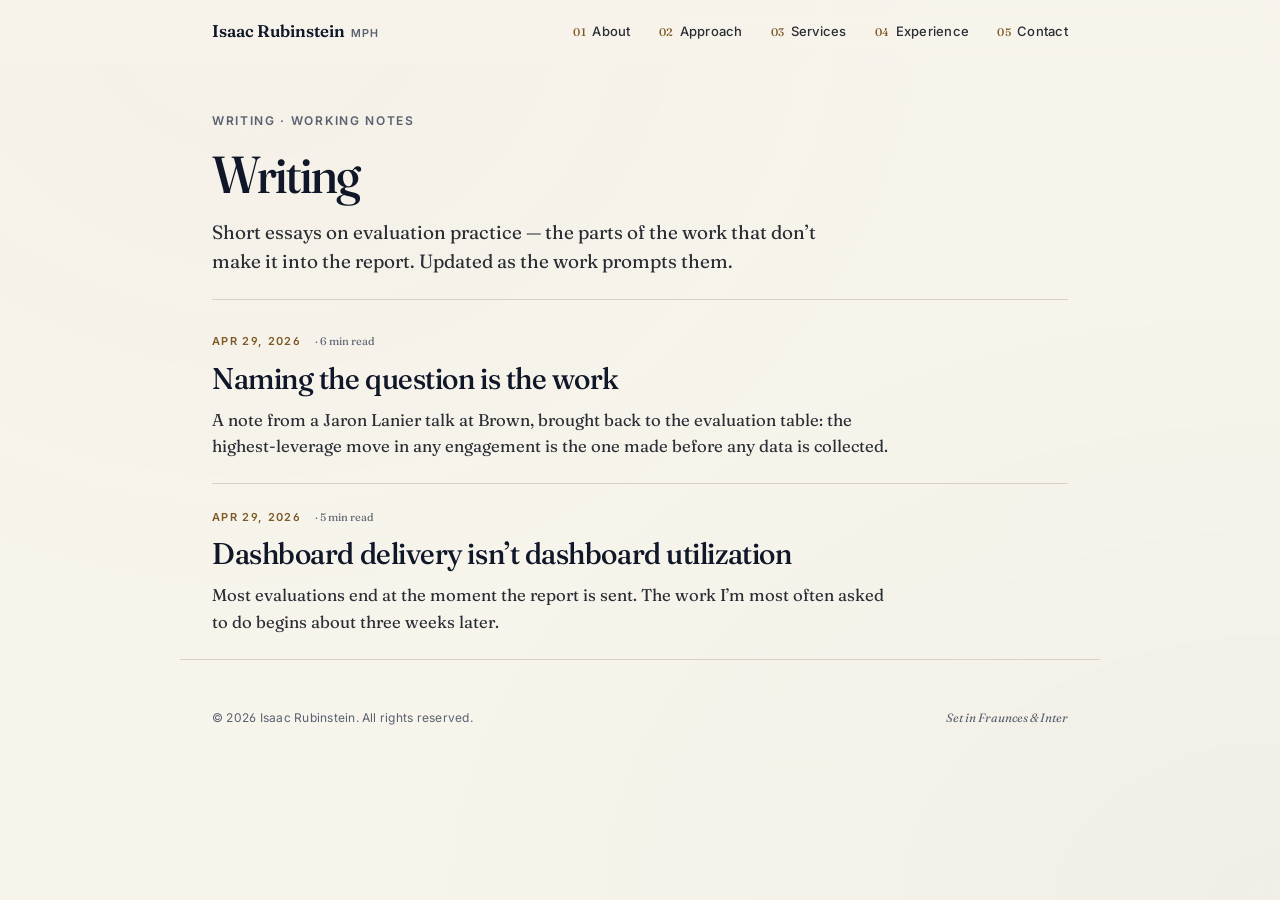
<file: writing/index.html>
<!DOCTYPE html>
<html lang="en">
<head>
<meta charset="UTF-8">
<meta name="viewport" content="width=device-width, initial-scale=1.0">
<title>Writing | Isaac Rubinstein, MPH</title>
<meta name="description" content="Working notes on evaluation practice — utilization, equity, decision-making, narrative infrastructure.">
<meta name="robots" content="index, follow">
<link rel="canonical" href="https://isaacrubinstein.com/writing/">

<meta property="og:type" content="website">
<meta property="og:url" content="https://isaacrubinstein.com/writing/">
<meta property="og:title" content="Writing &mdash; Isaac Rubinstein, MPH">
<meta property="og:description" content="Working notes on evaluation practice.">
<meta property="og:image" content="https://isaacrubinstein.com/og-image.png">
<meta property="og:image:width" content="1200">
<meta property="og:image:height" content="630">

<link rel="icon" type="image/svg+xml" href="../favicon.svg">
<link rel="icon" type="image/x-icon" href="../favicon.ico">
<link rel="apple-touch-icon" href="../apple-touch-icon.png">
<meta name="theme-color" content="#0F1729">

<link rel="preconnect" href="https://fonts.googleapis.com">
<link rel="preconnect" href="https://fonts.gstatic.com" crossorigin>
<link href="https://fonts.googleapis.com/css2?family=Fraunces:opsz,wght@9..144,400;9..144,500;9..144,600;9..144,700;9..144,800&family=Inter:wght@400;500;600;700&display=swap" rel="stylesheet">

<link rel="stylesheet" href="../styles.css">
<style>
  .writing-header {
    padding-top: var(--space-5);
    padding-bottom: var(--space-3);
    border-bottom: 1px solid var(--rule);
    margin-bottom: var(--space-4);
  }
  .writing-eyebrow { display: block; margin-bottom: var(--space-2); }
  .writing-title {
    font-family: "Fraunces", Georgia, serif;
    font-variation-settings: "opsz" 144, "SOFT" 30;
    font-weight: 500;
    font-size: clamp(2.25rem, 5vw, 3.25rem);
    letter-spacing: -0.025em;
    line-height: 1.05;
    color: var(--ink);
    margin: 0 0 var(--space-2);
  }
  .writing-dek {
    font-family: "Fraunces", Georgia, serif;
    font-variation-settings: "opsz" 36, "SOFT" 30;
    font-size: clamp(1.0625rem, 1.5vw, 1.25rem);
    line-height: 1.5;
    color: var(--graphite);
    max-width: 640px;
    margin: 0;
  }
  .essay-list {
    list-style: none;
    padding: 0;
    margin: 0;
  }
  .essay-list-item {
    padding: var(--space-3) 0;
    border-bottom: 1px solid var(--rule);
  }
  .essay-list-item:last-child { border-bottom: none; }
  .essay-list-item a {
    text-decoration: none;
    color: var(--ink);
    display: block;
  }
  .essay-list-item a:hover .essay-list-title { color: var(--ochre); }
  .essay-list-meta {
    display: block;
    font-family: "Inter", sans-serif;
    font-size: 0.6875rem;
    font-weight: 600;
    letter-spacing: 0.12em;
    text-transform: uppercase;
    color: var(--ochre);
    margin-bottom: 0.625rem;
  }
  .essay-list-title {
    font-family: "Fraunces", Georgia, serif;
    font-variation-settings: "opsz" 72, "SOFT" 30;
    font-weight: 500;
    font-size: clamp(1.5rem, 2.6vw, 1.875rem);
    letter-spacing: -0.015em;
    line-height: 1.2;
    color: var(--ink);
    margin: 0 0 0.625rem;
    transition: color 0.2s ease;
    text-wrap: balance;
  }
  .essay-list-dek {
    font-family: "Fraunces", Georgia, serif;
    font-variation-settings: "opsz" 36, "SOFT" 30;
    font-size: 1.0625rem;
    line-height: 1.55;
    color: var(--graphite);
    margin: 0;
    max-width: var(--maxw-text);
  }
  .essay-list-readtime {
    display: inline-block;
    margin-left: 0.625rem;
    font-family: "Fraunces", Georgia, serif;
    font-variation-settings: "opsz" 14;
    color: var(--slate);
    font-feature-settings: "tnum", "lnum";
    font-weight: 400;
    text-transform: none;
    letter-spacing: 0;
  }
</style>
</head>
<body>

<a class="skip-link" href="#main">Skip to content</a>
<div class="scroll-progress" id="scroll-progress" aria-hidden="true"></div>

<header class="masthead" id="masthead" role="banner">
  <div class="nav-inner">
    <a class="mark" href="../">
      <span class="mark-name">Isaac Rubinstein</span>
      <span class="mark-cred">MPH</span>
    </a>
    <nav aria-label="Primary">
      <ul class="nav-links">
        <li><a href="../#about"><span class="num">01</span>About</a></li>
        <li><a href="../#approach"><span class="num">02</span>Approach</a></li>
        <li><a href="../#services"><span class="num">03</span>Services</a></li>
        <li><a href="../#experience"><span class="num">04</span>Experience</a></li>
        <li><a href="../#contact"><span class="num">05</span>Contact</a></li>
      </ul>
    </nav>
  </div>
</header>

<main id="main">
  <header class="writing-header">
    <span class="eyebrow writing-eyebrow">Writing &middot; Working notes</span>
    <h1 class="writing-title">Writing</h1>
    <p class="writing-dek">Short essays on evaluation practice &mdash; the parts of the work that don&rsquo;t make it into the report. Updated as the work prompts them.</p>
  </header>

  <ol class="essay-list" reversed>
    <li class="essay-list-item">
      <a href="naming-the-question-is-the-work/">
        <span class="essay-list-meta">Apr 29, 2026 <span class="essay-list-readtime">&middot; 6 min read</span></span>
        <h2 class="essay-list-title">Naming the question is the work</h2>
        <p class="essay-list-dek">A note from a Jaron Lanier talk at Brown, brought back to the evaluation table: the highest-leverage move in any engagement is the one made before any data is collected.</p>
      </a>
    </li>
    <li class="essay-list-item">
      <a href="dashboard-delivery-isnt-dashboard-utilization/">
        <span class="essay-list-meta">Apr 29, 2026 <span class="essay-list-readtime">&middot; 5 min read</span></span>
        <h2 class="essay-list-title">Dashboard delivery isn&rsquo;t dashboard utilization</h2>
        <p class="essay-list-dek">Most evaluations end at the moment the report is sent. The work I&rsquo;m most often asked to do begins about three weeks later.</p>
      </a>
    </li>
  </ol>
</main>

<footer>
  <small>&copy; 2026 Isaac Rubinstein. All rights reserved.</small>
  <span class="colophon">Set in Fraunces &amp; Inter</span>
</footer>

<script>
  (function() {
    var nav = document.getElementById('masthead');
    var bar = document.getElementById('scroll-progress');
    function onScroll() {
      var y = window.scrollY;
      if (y > 8) nav.classList.add('scrolled');
      else nav.classList.remove('scrolled');
      var h = document.documentElement.scrollHeight - window.innerHeight;
      var pct = h > 0 ? Math.min(100, (y / h) * 100) : 0;
      if (bar) bar.style.width = pct + '%';
    }
    window.addEventListener('scroll', onScroll, { passive: true });
    window.addEventListener('resize', onScroll, { passive: true });
    onScroll();
  })();
</script>

</body>
</html>
</file>
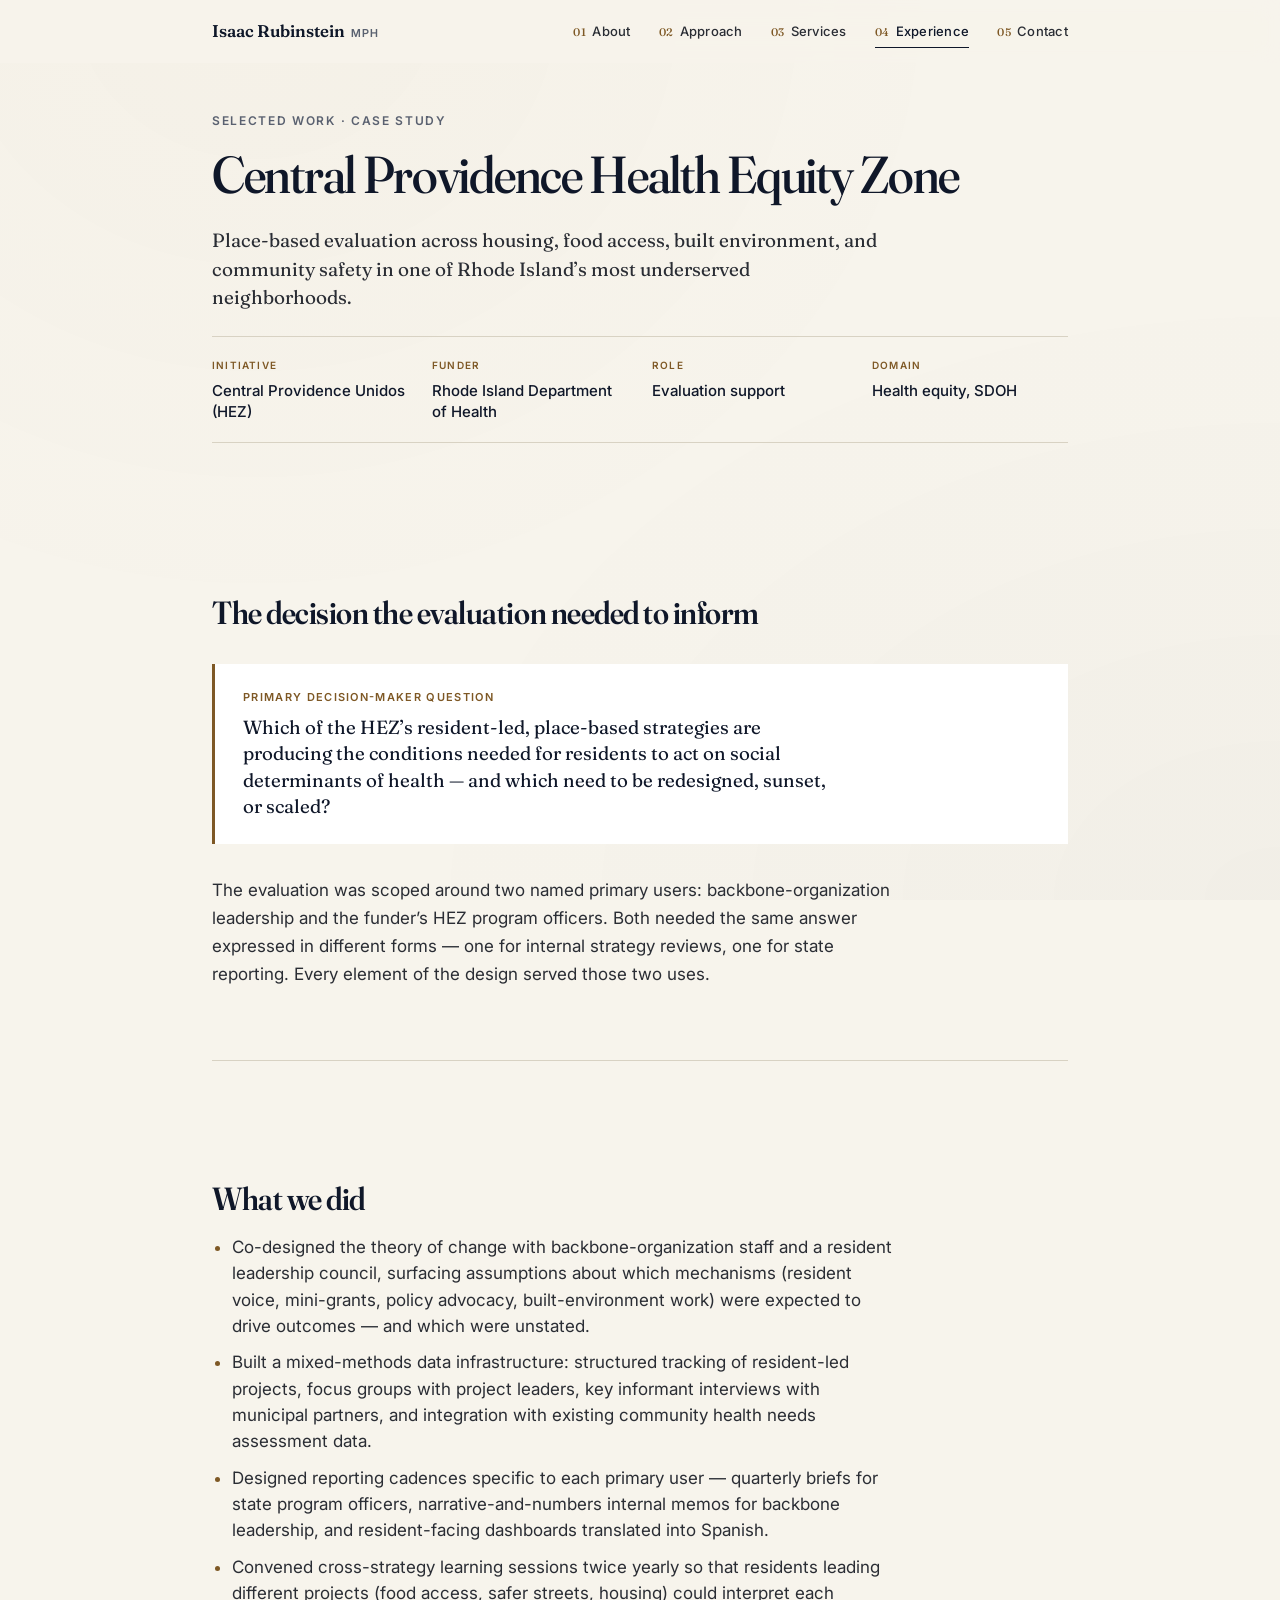
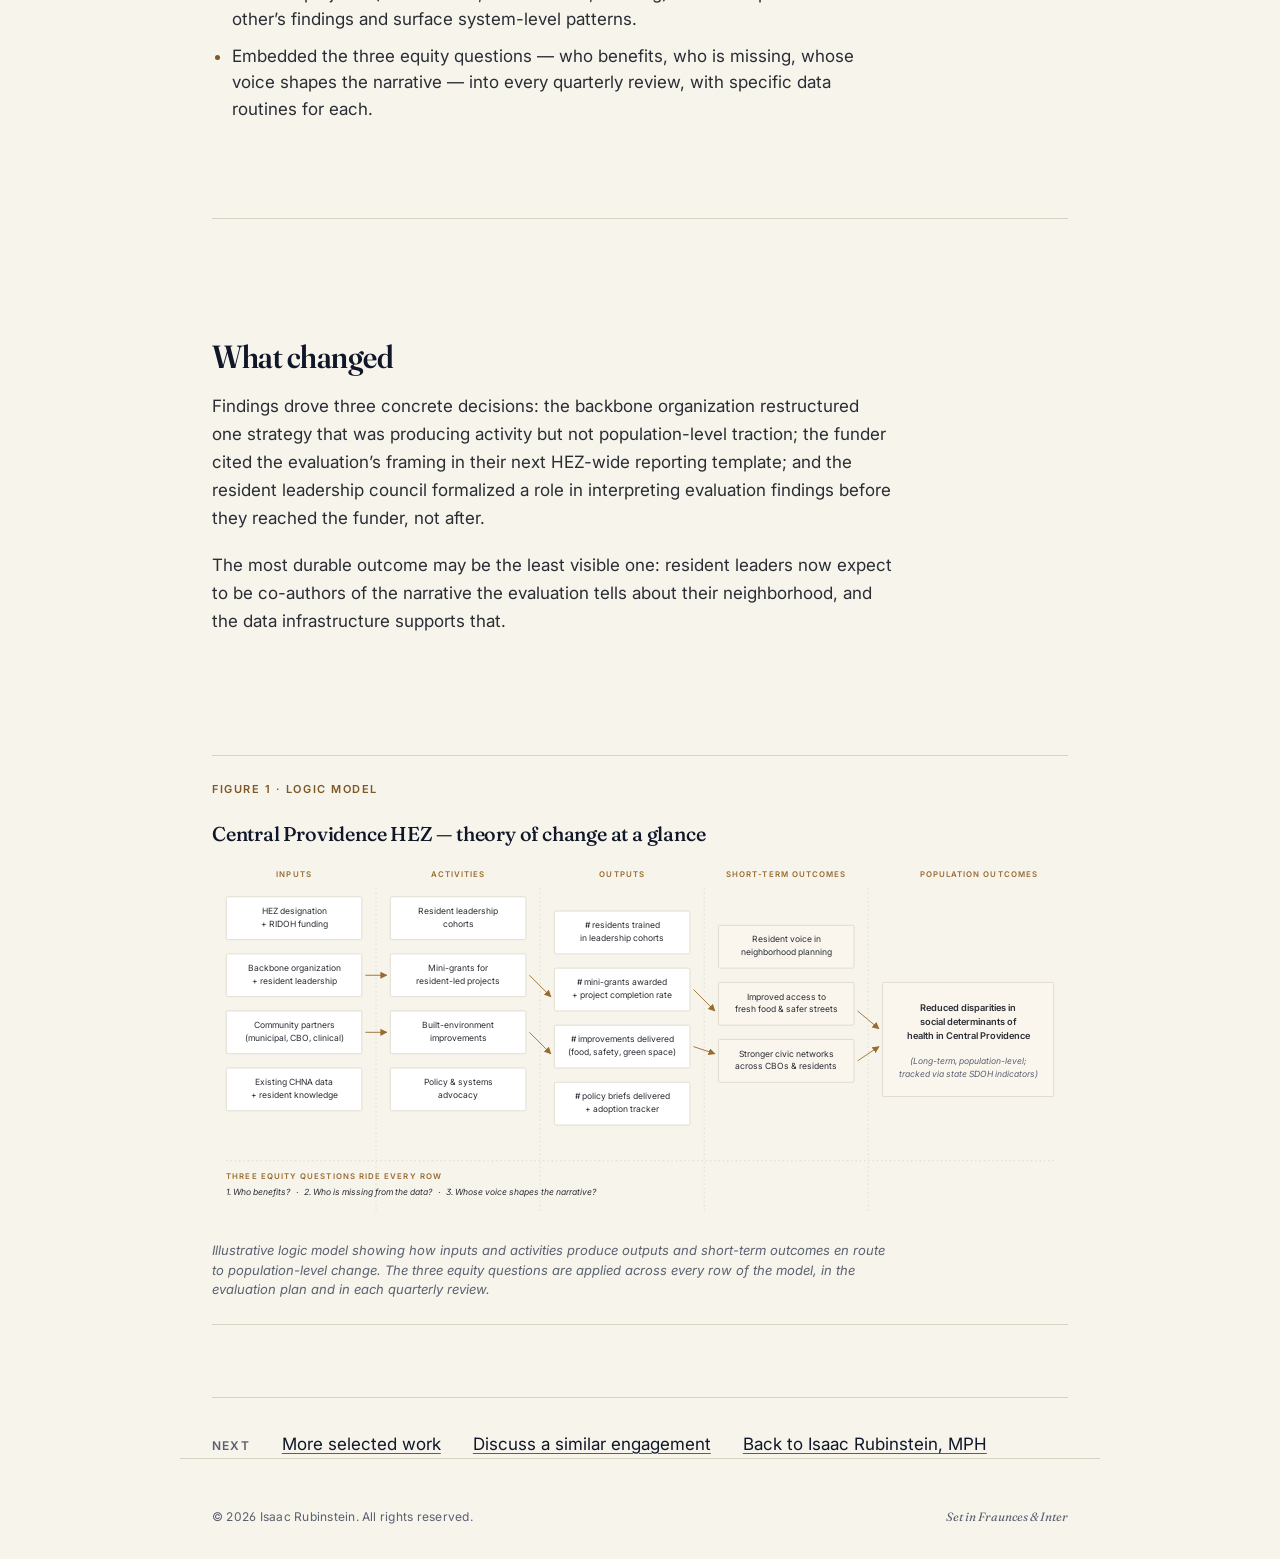
<file: work/central-providence-hez/index.html>
<!DOCTYPE html>
<html lang="en">
<head>
<meta charset="UTF-8">
<meta name="viewport" content="width=device-width, initial-scale=1.0">
<title>Central Providence Health Equity Zone — Case Study | Isaac Rubinstein, MPH</title>
<meta name="description" content="Evaluation case study: Central Providence Health Equity Zone (Central Providence Unidos). Place-based evaluation across housing, food access, built environment, and community safety.">
<meta name="robots" content="index, follow">
<link rel="canonical" href="https://isaacrubinstein.com/work/central-providence-hez/">

<meta property="og:type" content="article">
<meta property="og:url" content="https://isaacrubinstein.com/work/central-providence-hez/">
<meta property="og:title" content="Central Providence Health Equity Zone — Case Study">
<meta property="og:description" content="Place-based evaluation across housing, food access, built environment, and community safety in one of Rhode Island's most underserved neighborhoods.">
<meta property="og:image" content="https://isaacrubinstein.com/og-image.png">
<meta property="og:image:width" content="1200">
<meta property="og:image:height" content="630">

<link rel="icon" type="image/svg+xml" href="../../favicon.svg">
<link rel="icon" type="image/x-icon" href="../../favicon.ico">
<link rel="apple-touch-icon" href="../../apple-touch-icon.png">
<meta name="theme-color" content="#0F1729">

<link rel="preconnect" href="https://fonts.googleapis.com">
<link rel="preconnect" href="https://fonts.gstatic.com" crossorigin>
<link href="https://fonts.googleapis.com/css2?family=Fraunces:opsz,wght@9..144,400;9..144,500;9..144,600;9..144,700;9..144,800&family=Inter:wght@400;500;600;700&display=swap" rel="stylesheet">

<script type="application/ld+json">
{
  "@context": "https://schema.org",
  "@type": "Article",
  "headline": "Central Providence Health Equity Zone — Case Study",
  "author": {
    "@type": "Person",
    "name": "Isaac Rubinstein",
    "url": "https://isaacrubinstein.com/"
  },
  "publisher": {
    "@type": "Person",
    "name": "Isaac Rubinstein"
  },
  "url": "https://isaacrubinstein.com/work/central-providence-hez/",
  "about": "Health Equity Zone evaluation, place-based evaluation, social determinants of health"
}
</script>

<link rel="stylesheet" href="../../styles.css">
<style>
  /* ---------- Case study page ---------- */
  .case-meta-bar {
    border-top: 1px solid var(--rule);
    border-bottom: 1px solid var(--rule);
    padding: 1.25rem 0;
    margin: var(--space-3) 0 var(--space-4);
    display: grid;
    grid-template-columns: repeat(4, 1fr);
    gap: 1.5rem;
  }
  .case-meta-bar dt {
    font-family: "Inter", sans-serif;
    font-size: 0.625rem;
    font-weight: 600;
    letter-spacing: 0.12em;
    text-transform: uppercase;
    color: var(--ochre);
    margin-bottom: 0.375rem;
  }
  .case-meta-bar dd {
    margin: 0;
    font-size: 0.9375rem;
    color: var(--ink);
    font-weight: 500;
    line-height: 1.4;
  }
  .case-eyebrow {
    display: block;
    margin-bottom: var(--space-2);
  }
  .case-title {
    font-family: "Fraunces", Georgia, serif;
    font-variation-settings: "opsz" 144, "SOFT" 30;
    font-weight: 500;
    font-size: clamp(2rem, 5vw, 3.25rem);
    letter-spacing: -0.025em;
    line-height: 1.05;
    color: var(--ink);
    margin: 0 0 var(--space-3);
    max-width: 760px;
  }
  .case-dek {
    font-family: "Fraunces", Georgia, serif;
    font-variation-settings: "opsz" 36, "SOFT" 30;
    font-size: clamp(1.0625rem, 1.5vw, 1.25rem);
    line-height: 1.5;
    color: var(--graphite);
    max-width: var(--maxw-text);
    margin: 0;
  }
  .case-body h2 {
    margin-top: var(--space-5);
    margin-bottom: var(--space-2);
  }
  .case-body h3 {
    margin-top: var(--space-3);
    margin-bottom: 0.5rem;
  }
  .decision-callout {
    margin: var(--space-4) 0;
    padding: 1.5rem 1.75rem;
    background: var(--paper);
    border-left: 3px solid var(--ochre);
  }
  .decision-callout .label {
    display: block;
    font-family: "Inter", sans-serif;
    font-size: 0.6875rem;
    font-weight: 600;
    color: var(--ochre);
    text-transform: uppercase;
    letter-spacing: 0.12em;
    margin-bottom: 0.5rem;
  }
  .decision-callout p {
    font-family: "Fraunces", Georgia, serif;
    font-variation-settings: "opsz" 36, "SOFT" 30;
    font-size: 1.1875rem;
    line-height: 1.4;
    margin: 0;
    color: var(--ink);
    max-width: 600px;
  }
  .case-bullets {
    padding-left: 1.25rem;
    margin: 0 0 var(--space-3);
    max-width: var(--maxw-text);
  }
  .case-bullets li {
    margin-bottom: 0.625rem;
    line-height: 1.55;
  }
  .case-bullets li::marker {
    color: var(--ochre);
  }

  /* ---------- Logic model figure ---------- */
  .figure-wrap {
    margin: var(--space-5) 0;
    padding: var(--space-3) 0;
    border-top: 1px solid var(--rule);
    border-bottom: 1px solid var(--rule);
  }
  .figure-eyebrow {
    display: block;
    font-family: "Inter", sans-serif;
    font-size: 0.6875rem;
    font-weight: 600;
    color: var(--ochre);
    text-transform: uppercase;
    letter-spacing: 0.14em;
    margin-bottom: 0.5rem;
  }
  .figure-title {
    font-family: "Fraunces", Georgia, serif;
    font-variation-settings: "opsz" 36, "SOFT" 30;
    font-size: 1.25rem;
    font-weight: 500;
    color: var(--ink);
    margin: 0 0 var(--space-3);
  }
  .figure-svg-wrap {
    overflow-x: auto;
    -webkit-overflow-scrolling: touch;
  }
  .figure-svg-wrap svg {
    display: block;
    min-width: 720px;
    width: 100%;
    height: auto;
  }
  .figure-caption {
    margin-top: var(--space-2);
    font-size: 0.8125rem;
    color: var(--slate);
    line-height: 1.5;
    max-width: var(--maxw-text);
    font-style: italic;
  }

  .case-cta {
    margin-top: var(--space-6);
    padding-top: var(--space-4);
    border-top: 1px solid var(--rule);
    display: flex;
    flex-wrap: wrap;
    gap: 1rem 2rem;
    align-items: baseline;
  }
  .case-cta .label {
    font-family: "Inter", sans-serif;
    font-size: 0.75rem;
    font-weight: 600;
    color: var(--slate);
    text-transform: uppercase;
    letter-spacing: 0.1em;
  }

  @media (max-width: 820px) {
    .case-meta-bar { grid-template-columns: repeat(2, 1fr); gap: 1.25rem; }
    .figure-svg-wrap svg { min-width: 640px; }
  }
  @media (max-width: 640px) {
    .case-meta-bar { grid-template-columns: 1fr; gap: 1rem; }
  }
</style>
</head>
<body>

<a class="skip-link" href="#main">Skip to content</a>

<header class="masthead" id="masthead" role="banner">
  <div class="nav-inner">
    <a class="mark" href="../../">
      <span class="mark-name">Isaac Rubinstein</span>
      <span class="mark-cred">MPH</span>
    </a>
    <nav aria-label="Primary">
      <ul class="nav-links">
        <li><a href="../../#about"><span class="num">01</span>About</a></li>
        <li><a href="../../#approach"><span class="num">02</span>Approach</a></li>
        <li><a href="../../#services"><span class="num">03</span>Services</a></li>
        <li><a href="../../#experience" class="active"><span class="num">04</span>Experience</a></li>
        <li><a href="../../#contact"><span class="num">05</span>Contact</a></li>
      </ul>
    </nav>
  </div>
</header>

<main id="main">
  <article class="case-body">
    <header style="padding-top: var(--space-5);">
      <span class="eyebrow case-eyebrow">Selected Work &middot; Case Study</span>
      <h1 class="case-title">Central Providence Health Equity Zone</h1>
      <p class="case-dek">Place-based evaluation across housing, food access, built environment, and community safety in one of Rhode Island&rsquo;s most underserved neighborhoods.</p>

      <!-- TODO(Isaac): confirm exact role, dates, and partner attribution before publishing publicly. -->
      <dl class="case-meta-bar">
        <div>
          <dt>Initiative</dt>
          <dd>Central Providence Unidos (HEZ)</dd>
        </div>
        <div>
          <dt>Funder</dt>
          <dd>Rhode Island Department of Health</dd>
        </div>
        <div>
          <dt>Role</dt>
          <dd>Evaluation support</dd>
        </div>
        <div>
          <dt>Domain</dt>
          <dd>Health equity, SDOH</dd>
        </div>
      </dl>
    </header>

    <section aria-labelledby="decision-heading">
      <h2 id="decision-heading">The decision the evaluation needed to inform</h2>
      <div class="decision-callout">
        <span class="label">Primary decision-maker question</span>
        <!-- TODO(Isaac): refine to the exact phrasing the named primary user used. -->
        <p>Which of the HEZ&rsquo;s resident-led, place-based strategies are producing the conditions needed for residents to act on social determinants of health &mdash; and which need to be redesigned, sunset, or scaled?</p>
      </div>
      <p>The evaluation was scoped around two named primary users: backbone-organization leadership and the funder&rsquo;s HEZ program officers. Both needed the same answer expressed in different forms &mdash; one for internal strategy reviews, one for state reporting. Every element of the design served those two uses.</p>
    </section>

    <section aria-labelledby="approach-heading">
      <h2 id="approach-heading">What we did</h2>
      <ul class="case-bullets">
        <li>Co-designed the theory of change with backbone-organization staff and a resident leadership council, surfacing assumptions about which mechanisms (resident voice, mini-grants, policy advocacy, built-environment work) were expected to drive outcomes &mdash; and which were unstated.</li>
        <li>Built a mixed-methods data infrastructure: structured tracking of resident-led projects, focus groups with project leaders, key informant interviews with municipal partners, and integration with existing community health needs assessment data.</li>
        <li>Designed reporting cadences specific to each primary user &mdash; quarterly briefs for state program officers, narrative-and-numbers internal memos for backbone leadership, and resident-facing dashboards translated into Spanish.</li>
        <li>Convened cross-strategy learning sessions twice yearly so that residents leading different projects (food access, safer streets, housing) could interpret each other&rsquo;s findings and surface system-level patterns.</li>
        <li>Embedded the three equity questions &mdash; who benefits, who is missing, whose voice shapes the narrative &mdash; into every quarterly review, with specific data routines for each.</li>
      </ul>
    </section>

    <section aria-labelledby="findings-heading">
      <h2 id="findings-heading">What changed</h2>
      <!-- TODO(Isaac): replace with 2-3 specific, attributable outcomes you can defend in writing. -->
      <p>Findings drove three concrete decisions: the backbone organization restructured one strategy that was producing activity but not population-level traction; the funder cited the evaluation&rsquo;s framing in their next HEZ-wide reporting template; and the resident leadership council formalized a role in interpreting evaluation findings before they reached the funder, not after.</p>
      <p>The most durable outcome may be the least visible one: resident leaders now expect to be co-authors of the narrative the evaluation tells about their neighborhood, and the data infrastructure supports that.</p>
    </section>

    <figure class="figure-wrap">
      <span class="figure-eyebrow">Figure 1 &middot; Logic model</span>
      <h3 class="figure-title">Central Providence HEZ &mdash; theory of change at a glance</h3>
      <div class="figure-svg-wrap">
        <!-- Hand-built SVG, 1200x520, themed to site palette. -->
        <svg viewBox="0 0 1200 520" xmlns="http://www.w3.org/2000/svg" role="img" aria-labelledby="lm-title lm-desc">
          <title id="lm-title">Central Providence HEZ logic model</title>
          <desc id="lm-desc">Five-column logic model: inputs feed activities, which produce outputs, leading to short-term outcomes and long-term population-level outcomes in social determinants of health.</desc>

          <defs>
            <marker id="arrow" viewBox="0 0 10 10" refX="9" refY="5" markerWidth="8" markerHeight="8" orient="auto-start-reverse">
              <path d="M 0 0 L 10 5 L 0 10 z" fill="#9A6B2F"/>
            </marker>
            <style>
              .lm-col-label { font-family: "Inter", sans-serif; font-size: 11px; font-weight: 600; fill: #9A6B2F; letter-spacing: 1.5px; text-transform: uppercase; }
              .lm-box { fill: #FFFFFF; stroke: #D8D2C3; stroke-width: 1; }
              .lm-box-text { font-family: "Inter", sans-serif; font-size: 12px; fill: #2A2D34; }
              .lm-arrow-line { stroke: #9A6B2F; stroke-width: 1.25; fill: none; }
              .lm-divider { stroke: #D8D2C3; stroke-width: 1; stroke-dasharray: 2 4; }
              .lm-outcome { fill: #FAF6EE; }
            </style>
          </defs>

          <!-- Column labels -->
          <text x="115" y="32" class="lm-col-label" text-anchor="middle">Inputs</text>
          <text x="345" y="32" class="lm-col-label" text-anchor="middle">Activities</text>
          <text x="575" y="32" class="lm-col-label" text-anchor="middle">Outputs</text>
          <text x="805" y="32" class="lm-col-label" text-anchor="middle">Short-term outcomes</text>
          <text x="1075" y="32" class="lm-col-label" text-anchor="middle">Population outcomes</text>

          <!-- Vertical column dividers -->
          <line x1="230" y1="48" x2="230" y2="500" class="lm-divider"/>
          <line x1="460" y1="48" x2="460" y2="500" class="lm-divider"/>
          <line x1="690" y1="48" x2="690" y2="500" class="lm-divider"/>
          <line x1="920" y1="48" x2="920" y2="500" class="lm-divider"/>

          <!-- Inputs -->
          <g>
            <rect x="20" y="60" width="190" height="60" rx="2" class="lm-box"/>
            <text x="115" y="84" text-anchor="middle" class="lm-box-text">HEZ designation</text>
            <text x="115" y="102" text-anchor="middle" class="lm-box-text">+ RIDOH funding</text>
          </g>
          <g>
            <rect x="20" y="140" width="190" height="60" rx="2" class="lm-box"/>
            <text x="115" y="164" text-anchor="middle" class="lm-box-text">Backbone organization</text>
            <text x="115" y="182" text-anchor="middle" class="lm-box-text">+ resident leadership</text>
          </g>
          <g>
            <rect x="20" y="220" width="190" height="60" rx="2" class="lm-box"/>
            <text x="115" y="244" text-anchor="middle" class="lm-box-text">Community partners</text>
            <text x="115" y="262" text-anchor="middle" class="lm-box-text">(municipal, CBO, clinical)</text>
          </g>
          <g>
            <rect x="20" y="300" width="190" height="60" rx="2" class="lm-box"/>
            <text x="115" y="324" text-anchor="middle" class="lm-box-text">Existing CHNA data</text>
            <text x="115" y="342" text-anchor="middle" class="lm-box-text">+ resident knowledge</text>
          </g>

          <!-- Activities -->
          <g>
            <rect x="250" y="60" width="190" height="60" rx="2" class="lm-box"/>
            <text x="345" y="84" text-anchor="middle" class="lm-box-text">Resident leadership</text>
            <text x="345" y="102" text-anchor="middle" class="lm-box-text">cohorts</text>
          </g>
          <g>
            <rect x="250" y="140" width="190" height="60" rx="2" class="lm-box"/>
            <text x="345" y="164" text-anchor="middle" class="lm-box-text">Mini-grants for</text>
            <text x="345" y="182" text-anchor="middle" class="lm-box-text">resident-led projects</text>
          </g>
          <g>
            <rect x="250" y="220" width="190" height="60" rx="2" class="lm-box"/>
            <text x="345" y="244" text-anchor="middle" class="lm-box-text">Built-environment</text>
            <text x="345" y="262" text-anchor="middle" class="lm-box-text">improvements</text>
          </g>
          <g>
            <rect x="250" y="300" width="190" height="60" rx="2" class="lm-box"/>
            <text x="345" y="324" text-anchor="middle" class="lm-box-text">Policy &amp; systems</text>
            <text x="345" y="342" text-anchor="middle" class="lm-box-text">advocacy</text>
          </g>

          <!-- Outputs -->
          <g>
            <rect x="480" y="80" width="190" height="60" rx="2" class="lm-box"/>
            <text x="575" y="104" text-anchor="middle" class="lm-box-text"># residents trained</text>
            <text x="575" y="122" text-anchor="middle" class="lm-box-text">in leadership cohorts</text>
          </g>
          <g>
            <rect x="480" y="160" width="190" height="60" rx="2" class="lm-box"/>
            <text x="575" y="184" text-anchor="middle" class="lm-box-text"># mini-grants awarded</text>
            <text x="575" y="202" text-anchor="middle" class="lm-box-text">+ project completion rate</text>
          </g>
          <g>
            <rect x="480" y="240" width="190" height="60" rx="2" class="lm-box"/>
            <text x="575" y="264" text-anchor="middle" class="lm-box-text"># improvements delivered</text>
            <text x="575" y="282" text-anchor="middle" class="lm-box-text">(food, safety, green space)</text>
          </g>
          <g>
            <rect x="480" y="320" width="190" height="60" rx="2" class="lm-box"/>
            <text x="575" y="344" text-anchor="middle" class="lm-box-text"># policy briefs delivered</text>
            <text x="575" y="362" text-anchor="middle" class="lm-box-text">+ adoption tracker</text>
          </g>

          <!-- Short-term outcomes -->
          <g>
            <rect x="710" y="100" width="190" height="60" rx="2" class="lm-box lm-outcome"/>
            <text x="805" y="124" text-anchor="middle" class="lm-box-text">Resident voice in</text>
            <text x="805" y="142" text-anchor="middle" class="lm-box-text">neighborhood planning</text>
          </g>
          <g>
            <rect x="710" y="180" width="190" height="60" rx="2" class="lm-box lm-outcome"/>
            <text x="805" y="204" text-anchor="middle" class="lm-box-text">Improved access to</text>
            <text x="805" y="222" text-anchor="middle" class="lm-box-text">fresh food &amp; safer streets</text>
          </g>
          <g>
            <rect x="710" y="260" width="190" height="60" rx="2" class="lm-box lm-outcome"/>
            <text x="805" y="284" text-anchor="middle" class="lm-box-text">Stronger civic networks</text>
            <text x="805" y="302" text-anchor="middle" class="lm-box-text">across CBOs &amp; residents</text>
          </g>

          <!-- Population outcomes -->
          <g>
            <rect x="940" y="180" width="240" height="160" rx="2" class="lm-box lm-outcome"/>
            <text x="1060" y="220" text-anchor="middle" class="lm-box-text" style="font-weight: 600; font-size: 13px;">Reduced disparities in</text>
            <text x="1060" y="240" text-anchor="middle" class="lm-box-text" style="font-weight: 600; font-size: 13px;">social determinants of</text>
            <text x="1060" y="260" text-anchor="middle" class="lm-box-text" style="font-weight: 600; font-size: 13px;">health in Central Providence</text>
            <text x="1060" y="294" text-anchor="middle" class="lm-box-text" style="font-style: italic; fill: #5A6170;">(Long-term, population-level;</text>
            <text x="1060" y="312" text-anchor="middle" class="lm-box-text" style="font-style: italic; fill: #5A6170;">tracked via state SDOH indicators)</text>
          </g>

          <!-- Connecting arrows: column-to-column -->
          <line x1="215" y1="170" x2="245" y2="170" class="lm-arrow-line" marker-end="url(#arrow)"/>
          <line x1="215" y1="250" x2="245" y2="250" class="lm-arrow-line" marker-end="url(#arrow)"/>
          <line x1="445" y1="170" x2="475" y2="200" class="lm-arrow-line" marker-end="url(#arrow)"/>
          <line x1="445" y1="250" x2="475" y2="280" class="lm-arrow-line" marker-end="url(#arrow)"/>
          <line x1="675" y1="190" x2="705" y2="220" class="lm-arrow-line" marker-end="url(#arrow)"/>
          <line x1="675" y1="270" x2="705" y2="280" class="lm-arrow-line" marker-end="url(#arrow)"/>
          <line x1="905" y1="220" x2="935" y2="245" class="lm-arrow-line" marker-end="url(#arrow)"/>
          <line x1="905" y1="290" x2="935" y2="270" class="lm-arrow-line" marker-end="url(#arrow)"/>

          <!-- Equity questions footer -->
          <g>
            <line x1="20" y1="430" x2="1180" y2="430" class="lm-divider"/>
            <text x="20" y="455" class="lm-col-label" style="text-transform: uppercase; letter-spacing: 1.5px;">Three equity questions ride every row</text>
            <text x="20" y="478" class="lm-box-text" style="font-style: italic;">1. Who benefits? &nbsp; &middot; &nbsp; 2. Who is missing from the data? &nbsp; &middot; &nbsp; 3. Whose voice shapes the narrative?</text>
          </g>
        </svg>
      </div>
      <figcaption class="figure-caption">Illustrative logic model showing how inputs and activities produce outputs and short-term outcomes en route to population-level change. The three equity questions are applied across every row of the model, in the evaluation plan and in each quarterly review.</figcaption>
    </figure>

    <!-- TODO(Isaac): add an attributed quote here once a partner has cleared one. Example structure:
    <figure class="pull-quote" style="margin-top: var(--space-5);">
      <blockquote>"…real quote here…"</blockquote>
      <figcaption class="eyebrow" style="margin-top: 0.75rem;">&mdash; Name, Title, Organization</figcaption>
    </figure>
    -->

    <div class="case-cta">
      <span class="label">Next</span>
      <a href="../../#experience">More selected work</a>
      <a href="../../#contact">Discuss a similar engagement</a>
      <a href="../../">Back to Isaac Rubinstein, MPH</a>
    </div>
  </article>
</main>

<footer>
  <small>&copy; 2026 Isaac Rubinstein. All rights reserved.</small>
  <span class="colophon">Set in Fraunces &amp; Inter</span>
</footer>

<script>
  (function() {
    var nav = document.getElementById('masthead');
    function onScroll() {
      if (window.scrollY > 8) nav.classList.add('scrolled');
      else nav.classList.remove('scrolled');
    }
    window.addEventListener('scroll', onScroll, { passive: true });
    onScroll();
  })();
</script>

</body>
</html>
</file>
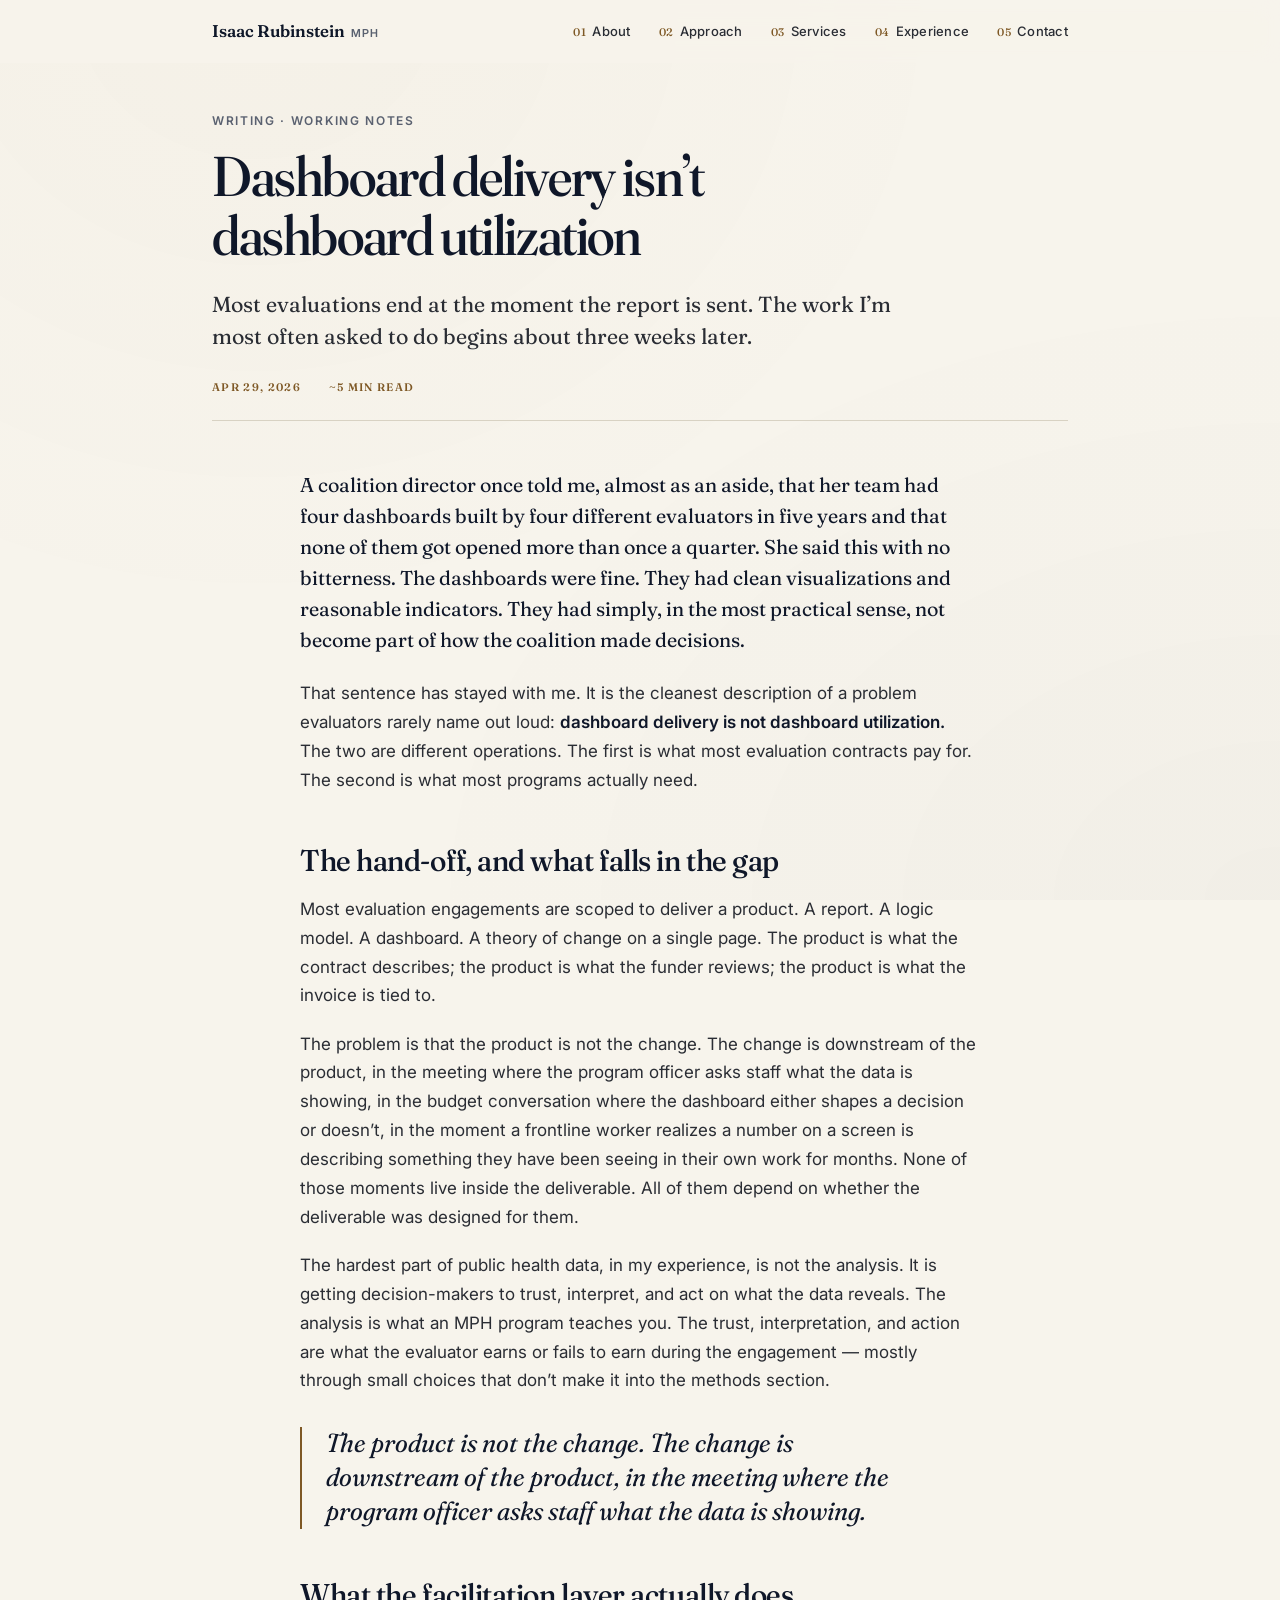
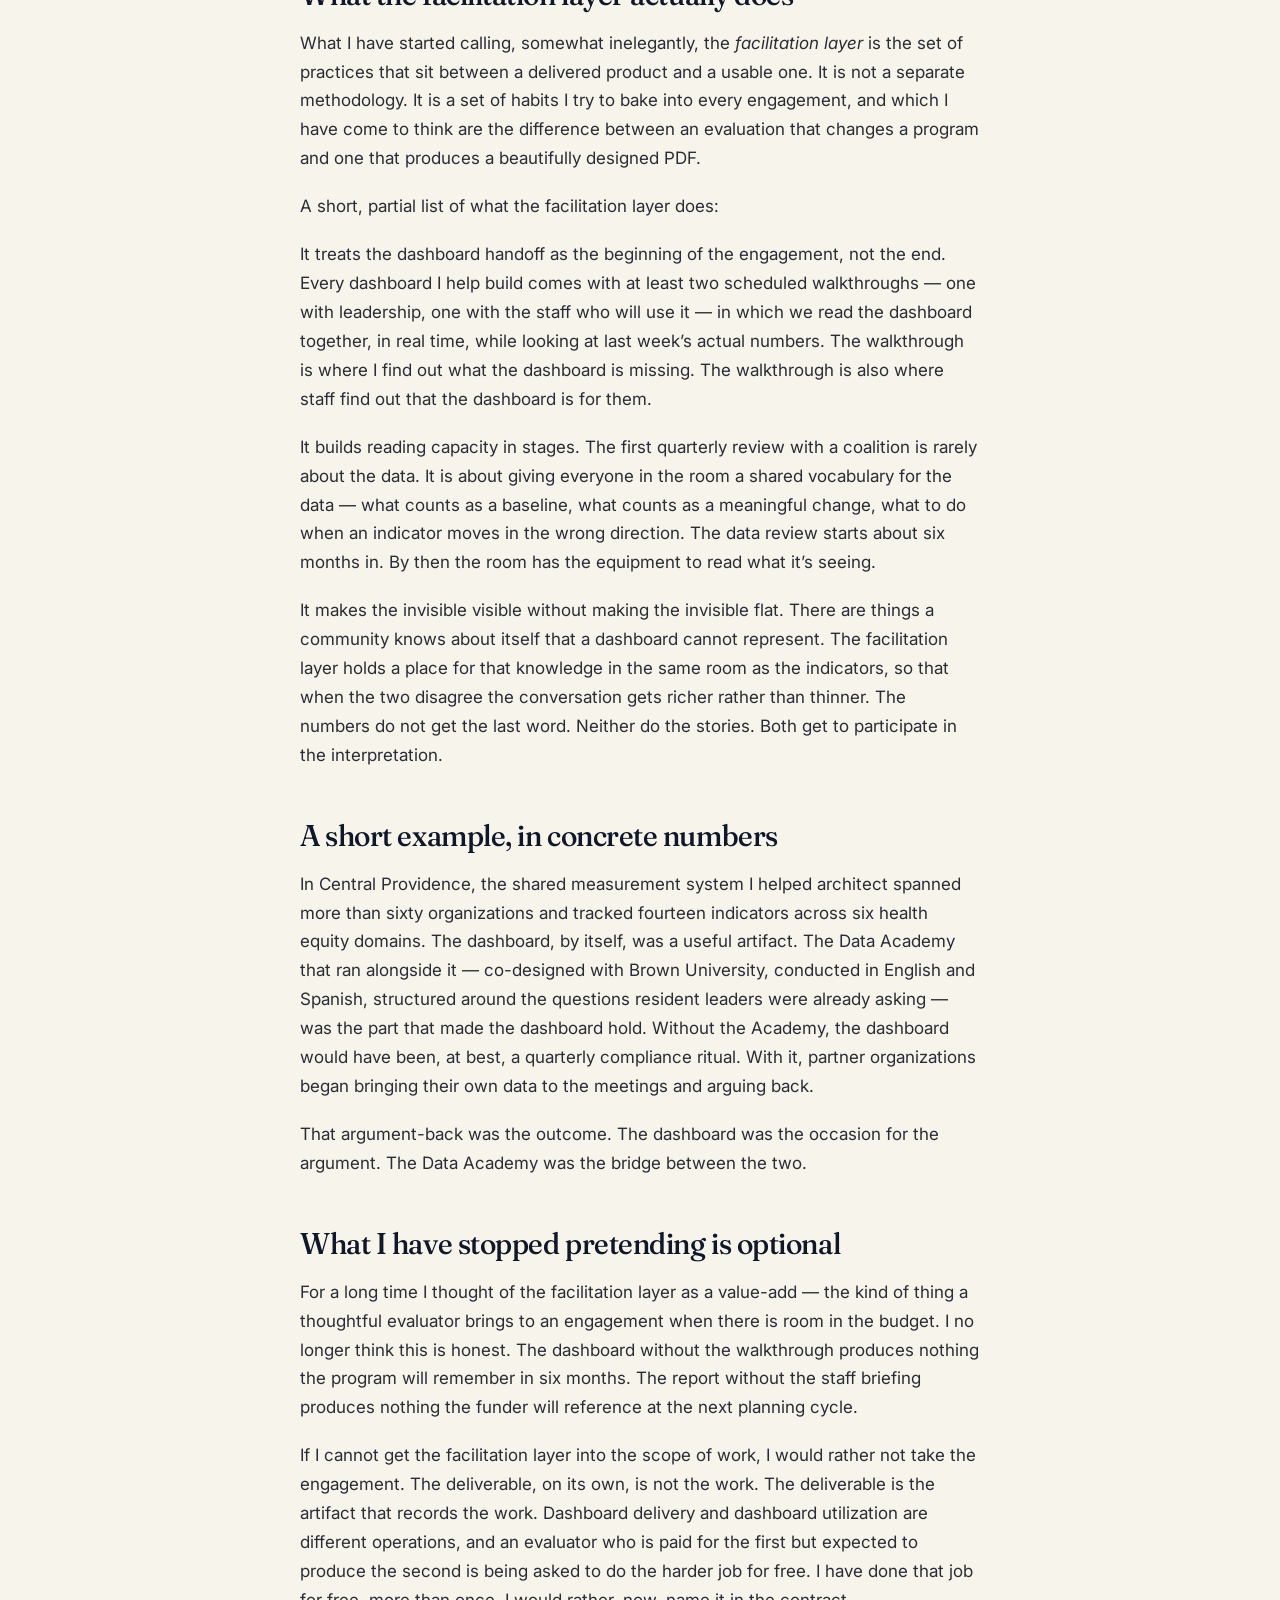
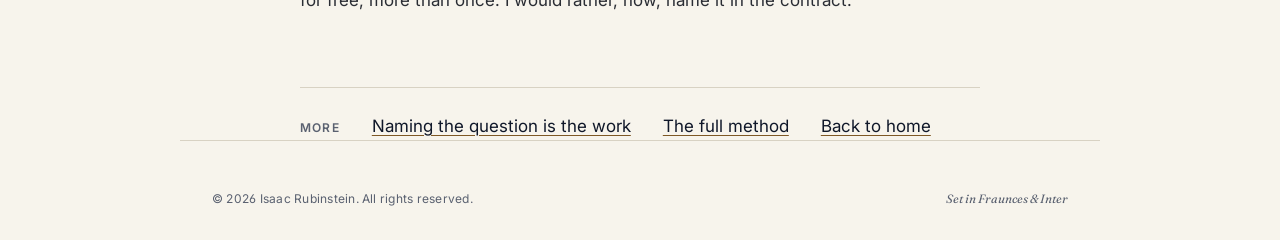
<file: writing/dashboard-delivery-isnt-dashboard-utilization/index.html>
<!DOCTYPE html>
<html lang="en">
<head>
<meta charset="UTF-8">
<meta name="viewport" content="width=device-width, initial-scale=1.0">
<title>Dashboard delivery isn&rsquo;t dashboard utilization | Isaac Rubinstein, MPH</title>
<meta name="description" content="Most evaluations end at the moment the report is sent. The work I'm most often asked to do begins about three weeks later.">
<meta name="robots" content="index, follow">
<link rel="canonical" href="https://isaacrubinstein.com/writing/dashboard-delivery-isnt-dashboard-utilization/">

<meta property="og:type" content="article">
<meta property="og:url" content="https://isaacrubinstein.com/writing/dashboard-delivery-isnt-dashboard-utilization/">
<meta property="og:title" content="Dashboard delivery isn&rsquo;t dashboard utilization">
<meta property="og:description" content="The facilitation layer is what makes data cultures stick.">
<meta property="og:image" content="https://isaacrubinstein.com/og-image.png">
<meta property="og:image:width" content="1200">
<meta property="og:image:height" content="630">
<meta property="article:published_time" content="2026-04-29">

<link rel="icon" type="image/svg+xml" href="../../favicon.svg">
<link rel="icon" type="image/x-icon" href="../../favicon.ico">
<link rel="apple-touch-icon" href="../../apple-touch-icon.png">
<meta name="theme-color" content="#0F1729">

<link rel="preconnect" href="https://fonts.googleapis.com">
<link rel="preconnect" href="https://fonts.gstatic.com" crossorigin>
<link href="https://fonts.googleapis.com/css2?family=Fraunces:opsz,wght@9..144,400;9..144,500;9..144,600;9..144,700;9..144,800&family=Inter:wght@400;500;600;700&display=swap" rel="stylesheet">

<script type="application/ld+json">
{
  "@context": "https://schema.org",
  "@type": "Article",
  "headline": "Dashboard delivery isn't dashboard utilization",
  "datePublished": "2026-04-29",
  "author": { "@type": "Person", "name": "Isaac Rubinstein", "url": "https://isaacrubinstein.com/" },
  "publisher": { "@type": "Person", "name": "Isaac Rubinstein" },
  "url": "https://isaacrubinstein.com/writing/dashboard-delivery-isnt-dashboard-utilization/"
}
</script>

<link rel="stylesheet" href="../../styles.css">
<style>
  .essay-header {
    padding-top: var(--space-5);
    padding-bottom: var(--space-3);
    border-bottom: 1px solid var(--rule);
    margin-bottom: var(--space-5);
  }
  .essay-eyebrow { display: block; margin-bottom: var(--space-2); }
  .essay-title {
    font-family: "Fraunces", Georgia, serif;
    font-variation-settings: "opsz" 144, "SOFT" 30;
    font-weight: 500;
    font-size: clamp(2.25rem, 5.5vw, 3.5rem);
    letter-spacing: -0.025em;
    line-height: 1.05;
    color: var(--ink);
    margin: 0 0 var(--space-3);
    max-width: 820px;
    text-wrap: balance;
  }
  .essay-dek {
    font-family: "Fraunces", Georgia, serif;
    font-variation-settings: "opsz" 36, "SOFT" 30;
    font-size: clamp(1.125rem, 1.7vw, 1.375rem);
    line-height: 1.5;
    color: var(--graphite);
    max-width: 720px;
    margin: 0 0 var(--space-3);
  }
  .essay-meta {
    display: flex;
    gap: 1.75rem;
    flex-wrap: wrap;
    font-family: "Inter", sans-serif;
    font-size: 0.6875rem;
    font-weight: 600;
    letter-spacing: 0.12em;
    text-transform: uppercase;
    color: var(--slate);
  }
  .essay-meta-num {
    font-family: "Fraunces", Georgia, serif;
    font-variation-settings: "opsz" 36;
    color: var(--ochre);
    font-feature-settings: "tnum", "lnum";
  }

  .essay { max-width: var(--maxw-text); margin: 0 auto; }
  .essay h2 {
    font-family: "Fraunces", Georgia, serif;
    font-variation-settings: "opsz" 72, "SOFT" 30;
    font-weight: 500;
    font-size: clamp(1.5rem, 2.6vw, 1.875rem);
    letter-spacing: -0.015em;
    line-height: 1.2;
    margin: var(--space-5) 0 var(--space-2);
    color: var(--ink);
    text-wrap: balance;
  }
  .essay p {
    font-size: 1.0625rem;
    line-height: 1.7;
    margin: 0 0 1.125em;
    max-width: none;
  }
  .essay p.essay-lead {
    font-family: "Fraunces", Georgia, serif;
    font-variation-settings: "opsz" 36, "SOFT" 30;
    font-size: 1.25rem;
    line-height: 1.55;
    color: var(--ink);
    margin-bottom: var(--space-3);
  }
  .essay .pull-quote { margin: var(--space-4) 0; }
  .essay .pull-quote blockquote { font-size: clamp(1.25rem, 2.4vw, 1.625rem); }
  .essay strong { color: var(--ink); font-weight: 600; }
  .essay em { color: var(--graphite); }
  .essay-cta {
    margin: var(--space-6) auto 0;
    max-width: var(--maxw-text);
    padding-top: var(--space-3);
    border-top: 1px solid var(--rule);
    display: flex;
    flex-wrap: wrap;
    gap: 1rem 2rem;
    align-items: baseline;
  }
  .essay-cta .label {
    font-family: "Inter", sans-serif;
    font-size: 0.75rem;
    font-weight: 600;
    color: var(--slate);
    text-transform: uppercase;
    letter-spacing: 0.1em;
  }
</style>
</head>
<body>

<a class="skip-link" href="#main">Skip to content</a>
<div class="scroll-progress" id="scroll-progress" aria-hidden="true"></div>

<header class="masthead" id="masthead" role="banner">
  <div class="nav-inner">
    <a class="mark" href="../../">
      <span class="mark-name">Isaac Rubinstein</span>
      <span class="mark-cred">MPH</span>
    </a>
    <nav aria-label="Primary">
      <ul class="nav-links">
        <li><a href="../../#about"><span class="num">01</span>About</a></li>
        <li><a href="../../#approach"><span class="num">02</span>Approach</a></li>
        <li><a href="../../#services"><span class="num">03</span>Services</a></li>
        <li><a href="../../#experience"><span class="num">04</span>Experience</a></li>
        <li><a href="../../#contact"><span class="num">05</span>Contact</a></li>
      </ul>
    </nav>
  </div>
</header>

<main id="main">
  <article>
    <header class="essay-header">
      <span class="eyebrow essay-eyebrow">Writing &middot; Working notes</span>
      <h1 class="essay-title">Dashboard delivery isn&rsquo;t dashboard utilization</h1>
      <p class="essay-dek">Most evaluations end at the moment the report is sent. The work I&rsquo;m most often asked to do begins about three weeks later.</p>
      <div class="essay-meta">
        <span><span class="essay-meta-num">Apr 29, 2026</span></span>
        <span><span class="essay-meta-num">~5 min read</span></span>
      </div>
    </header>

    <div class="essay">
      <p class="essay-lead">A coalition director once told me, almost as an aside, that her team had four dashboards built by four different evaluators in five years and that none of them got opened more than once a quarter. She said this with no bitterness. The dashboards were fine. They had clean visualizations and reasonable indicators. They had simply, in the most practical sense, not become part of how the coalition made decisions.</p>

      <p>That sentence has stayed with me. It is the cleanest description of a problem evaluators rarely name out loud: <strong>dashboard delivery is not dashboard utilization.</strong> The two are different operations. The first is what most evaluation contracts pay for. The second is what most programs actually need.</p>

      <h2>The hand-off, and what falls in the gap</h2>

      <p>Most evaluation engagements are scoped to deliver a product. A report. A logic model. A dashboard. A theory of change on a single page. The product is what the contract describes; the product is what the funder reviews; the product is what the invoice is tied to.</p>

      <p>The problem is that the product is not the change. The change is downstream of the product, in the meeting where the program officer asks staff what the data is showing, in the budget conversation where the dashboard either shapes a decision or doesn&rsquo;t, in the moment a frontline worker realizes a number on a screen is describing something they have been seeing in their own work for months. None of those moments live inside the deliverable. All of them depend on whether the deliverable was designed for them.</p>

      <p>The hardest part of public health data, in my experience, is not the analysis. It is getting decision-makers to trust, interpret, and act on what the data reveals. The analysis is what an MPH program teaches you. The trust, interpretation, and action are what the evaluator earns or fails to earn during the engagement &mdash; mostly through small choices that don&rsquo;t make it into the methods section.</p>

      <figure class="pull-quote">
        <blockquote>The product is not the change. The change is downstream of the product, in the meeting where the program officer asks staff what the data is showing.</blockquote>
      </figure>

      <h2>What the facilitation layer actually does</h2>

      <p>What I have started calling, somewhat inelegantly, the <em>facilitation layer</em> is the set of practices that sit between a delivered product and a usable one. It is not a separate methodology. It is a set of habits I try to bake into every engagement, and which I have come to think are the difference between an evaluation that changes a program and one that produces a beautifully designed PDF.</p>

      <p>A short, partial list of what the facilitation layer does:</p>

      <p>It treats the dashboard handoff as the beginning of the engagement, not the end. Every dashboard I help build comes with at least two scheduled walkthroughs &mdash; one with leadership, one with the staff who will use it &mdash; in which we read the dashboard together, in real time, while looking at last week&rsquo;s actual numbers. The walkthrough is where I find out what the dashboard is missing. The walkthrough is also where staff find out that the dashboard is for them.</p>

      <p>It builds reading capacity in stages. The first quarterly review with a coalition is rarely about the data. It is about giving everyone in the room a shared vocabulary for the data &mdash; what counts as a baseline, what counts as a meaningful change, what to do when an indicator moves in the wrong direction. The data review starts about six months in. By then the room has the equipment to read what it&rsquo;s seeing.</p>

      <p>It makes the invisible visible without making the invisible flat. There are things a community knows about itself that a dashboard cannot represent. The facilitation layer holds a place for that knowledge in the same room as the indicators, so that when the two disagree the conversation gets richer rather than thinner. The numbers do not get the last word. Neither do the stories. Both get to participate in the interpretation.</p>

      <h2>A short example, in concrete numbers</h2>

      <p>In Central Providence, the shared measurement system I helped architect spanned more than sixty organizations and tracked fourteen indicators across six health equity domains. The dashboard, by itself, was a useful artifact. The Data Academy that ran alongside it &mdash; co-designed with Brown University, conducted in English and Spanish, structured around the questions resident leaders were already asking &mdash; was the part that made the dashboard hold. Without the Academy, the dashboard would have been, at best, a quarterly compliance ritual. With it, partner organizations began bringing their own data to the meetings and arguing back.</p>

      <p>That argument-back was the outcome. The dashboard was the occasion for the argument. The Data Academy was the bridge between the two.</p>

      <h2>What I have stopped pretending is optional</h2>

      <p>For a long time I thought of the facilitation layer as a value-add &mdash; the kind of thing a thoughtful evaluator brings to an engagement when there is room in the budget. I no longer think this is honest. The dashboard without the walkthrough produces nothing the program will remember in six months. The report without the staff briefing produces nothing the funder will reference at the next planning cycle.</p>

      <p>If I cannot get the facilitation layer into the scope of work, I would rather not take the engagement. The deliverable, on its own, is not the work. The deliverable is the artifact that records the work. Dashboard delivery and dashboard utilization are different operations, and an evaluator who is paid for the first but expected to produce the second is being asked to do the harder job for free. I have done that job for free, more than once. I would rather, now, name it in the contract.</p>
    </div>

    <div class="essay-cta">
      <span class="label">More</span>
      <a href="../naming-the-question-is-the-work/">Naming the question is the work</a>
      <a href="../../method/">The full method</a>
      <a href="../../">Back to home</a>
    </div>
  </article>
</main>

<footer>
  <small>&copy; 2026 Isaac Rubinstein. All rights reserved.</small>
  <span class="colophon">Set in Fraunces &amp; Inter</span>
</footer>

<script>
  (function() {
    var nav = document.getElementById('masthead');
    var bar = document.getElementById('scroll-progress');
    function onScroll() {
      var y = window.scrollY;
      if (y > 8) nav.classList.add('scrolled');
      else nav.classList.remove('scrolled');
      var h = document.documentElement.scrollHeight - window.innerHeight;
      var pct = h > 0 ? Math.min(100, (y / h) * 100) : 0;
      if (bar) bar.style.width = pct + '%';
    }
    window.addEventListener('scroll', onScroll, { passive: true });
    window.addEventListener('resize', onScroll, { passive: true });
    onScroll();
  })();
</script>

</body>
</html>
</file>
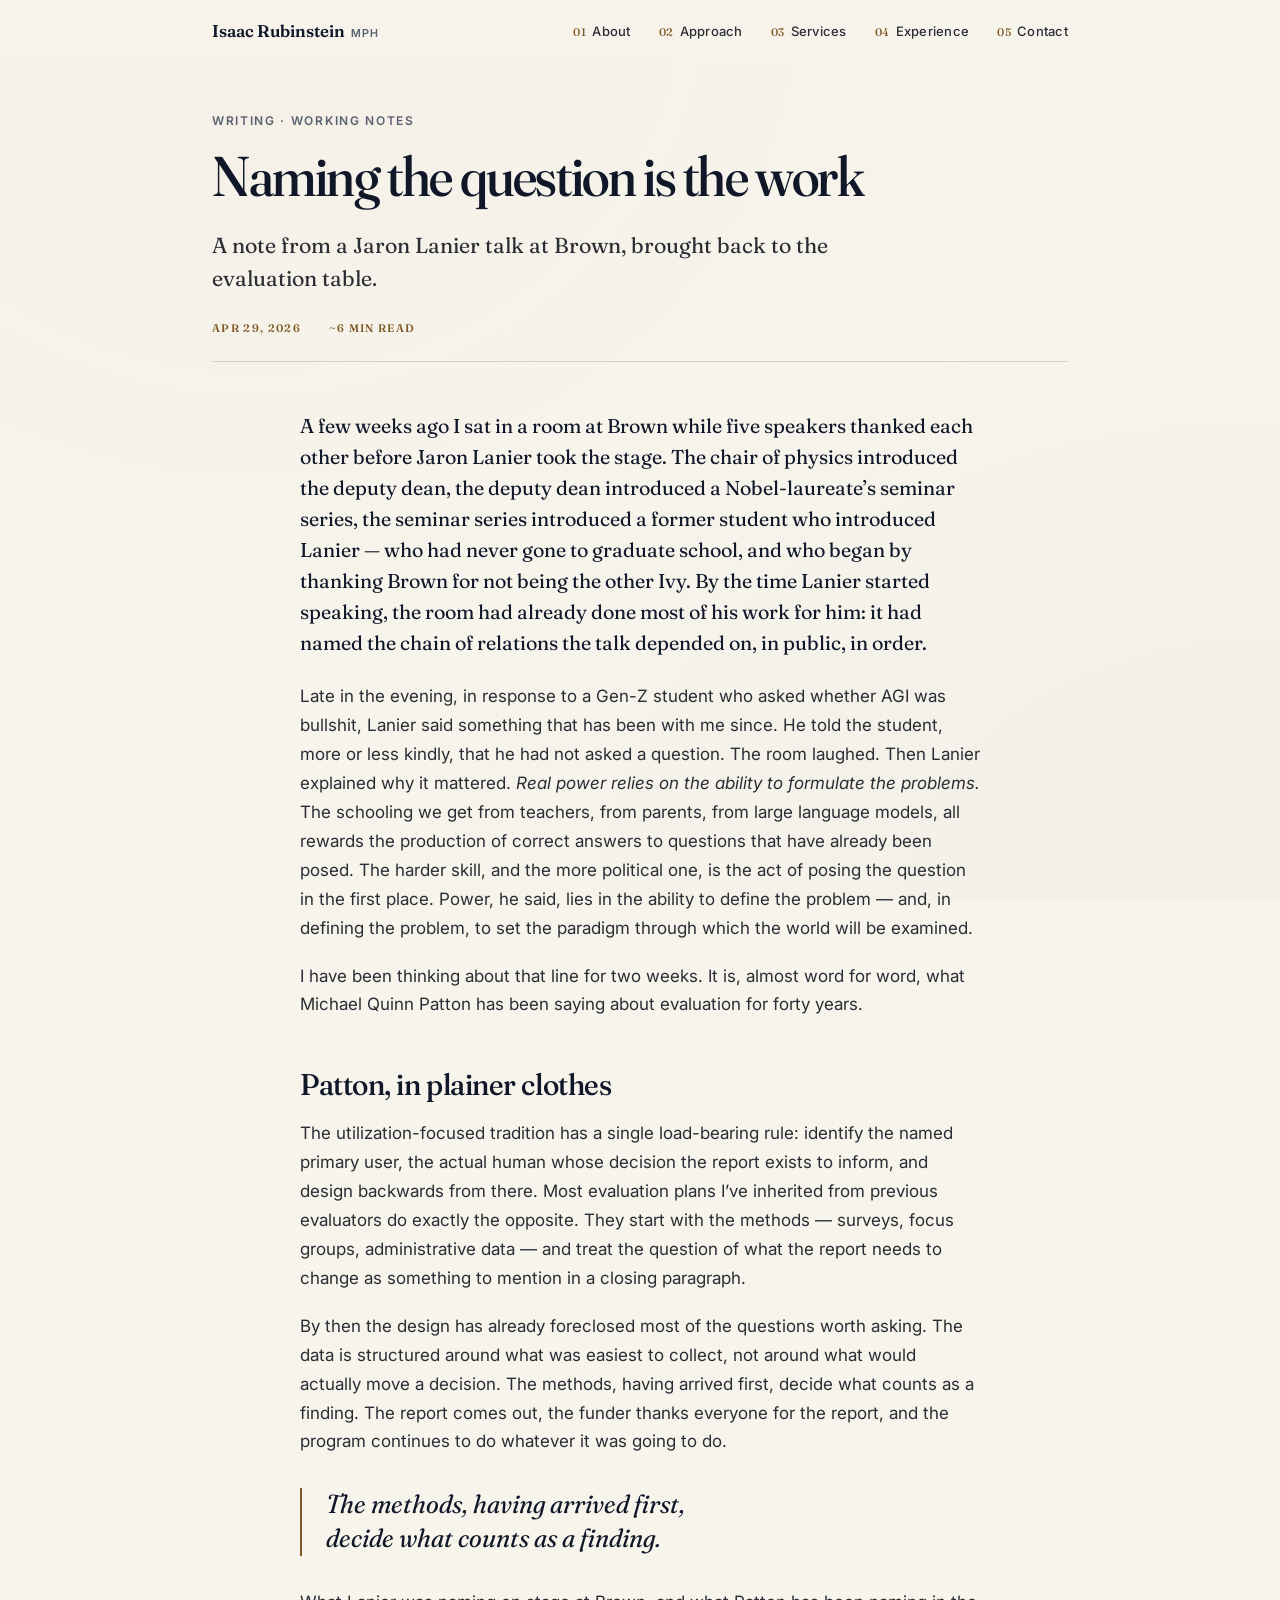
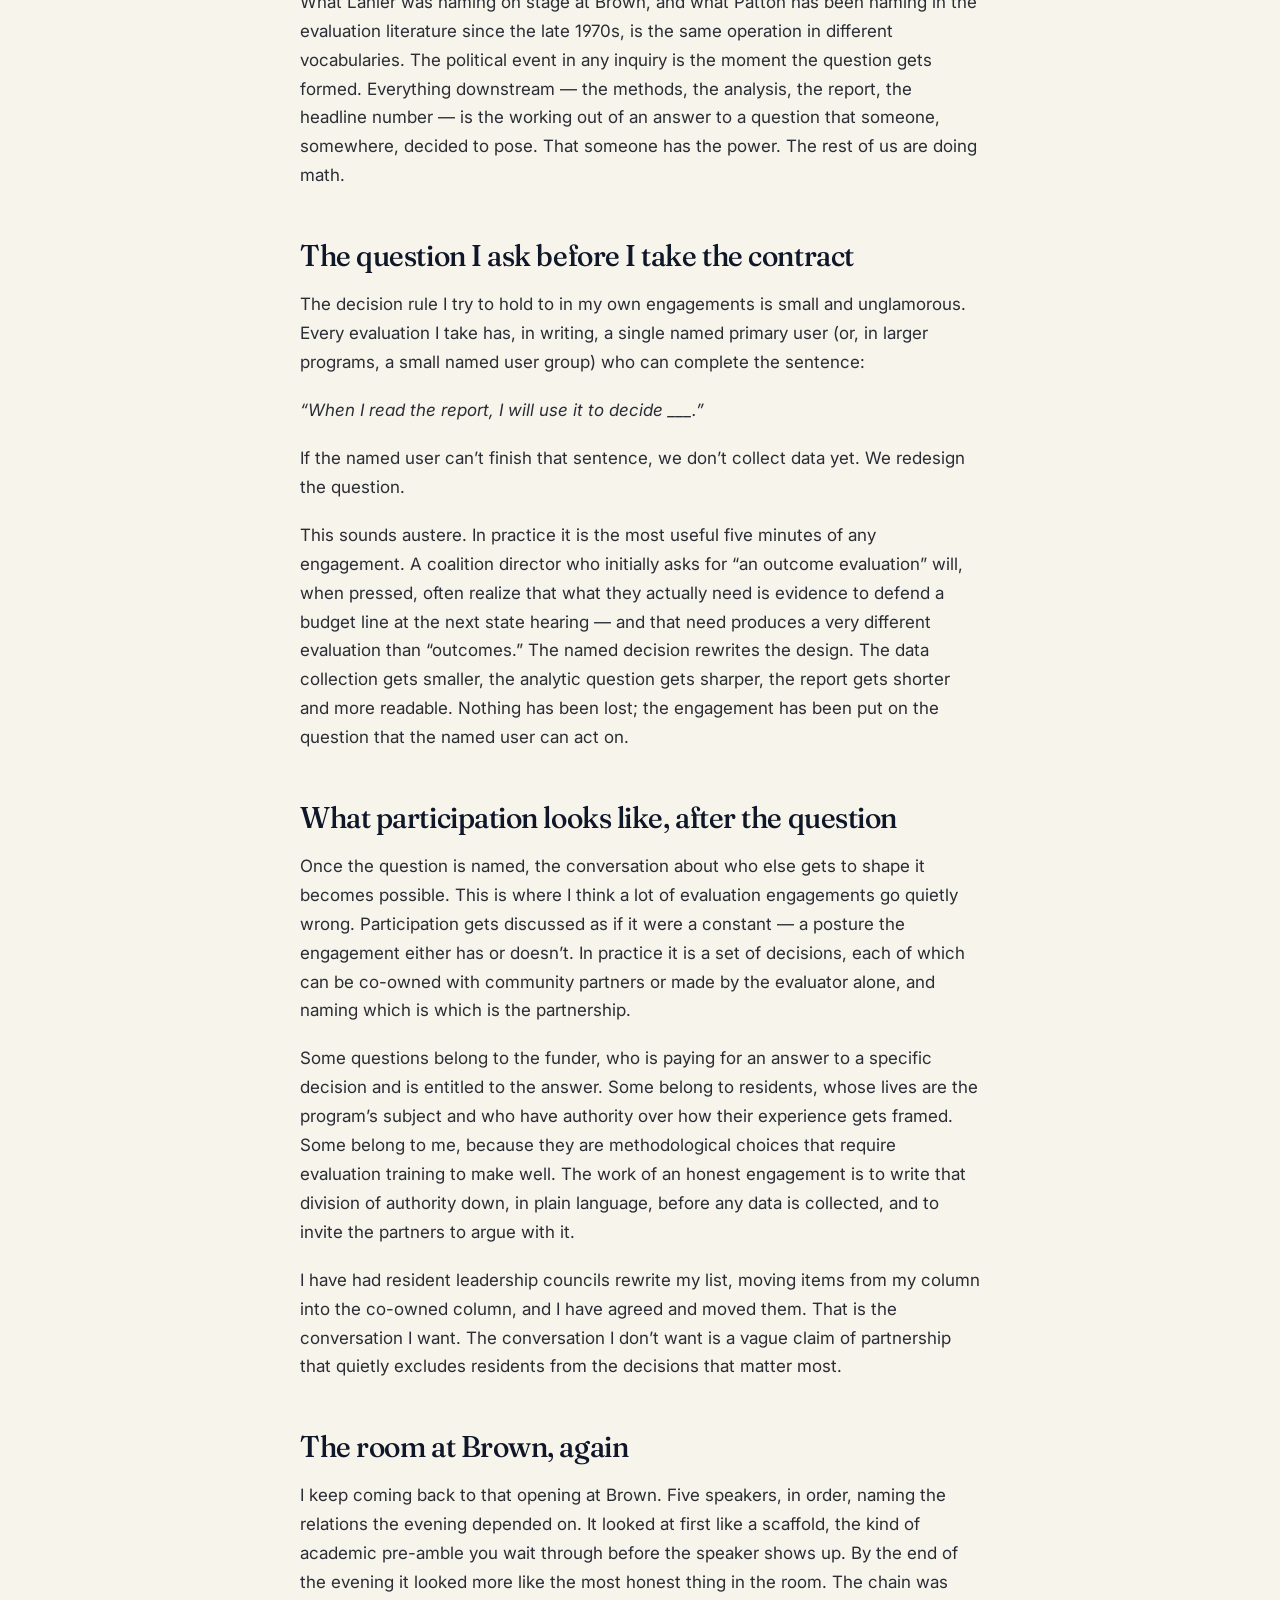
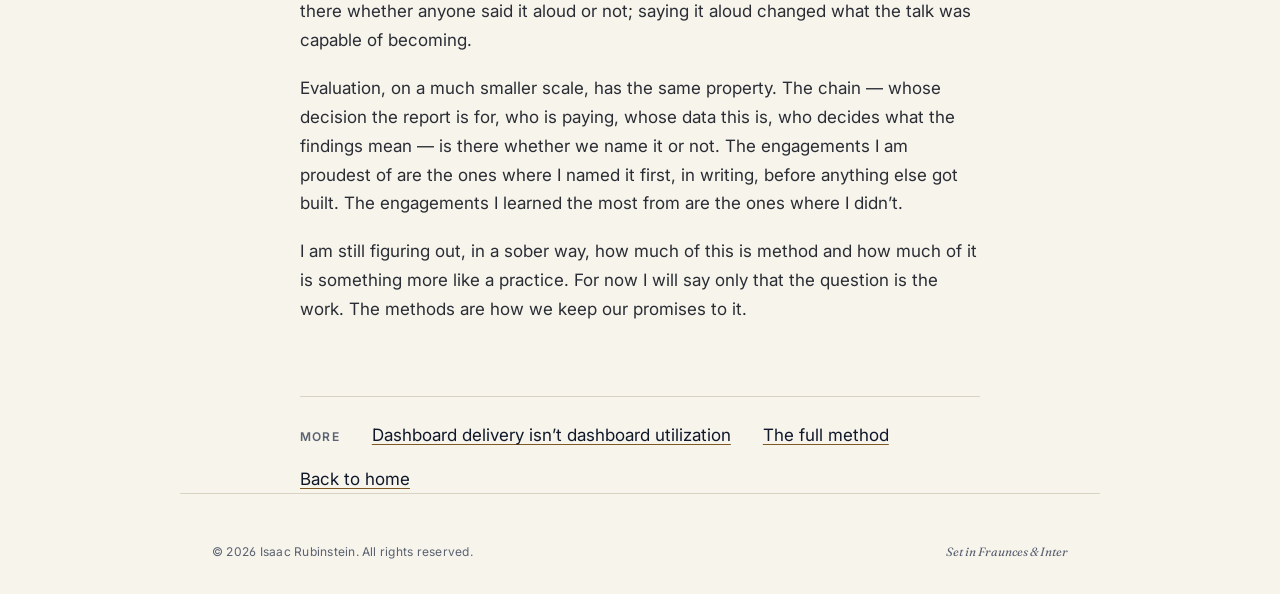
<file: writing/naming-the-question-is-the-work/index.html>
<!DOCTYPE html>
<html lang="en">
<head>
<meta charset="UTF-8">
<meta name="viewport" content="width=device-width, initial-scale=1.0">
<title>Naming the question is the work | Isaac Rubinstein, MPH</title>
<meta name="description" content="A note from a Jaron Lanier talk at Brown, brought back to the evaluation table: the highest-leverage move in any engagement is the one made before any data is collected.">
<meta name="robots" content="index, follow">
<link rel="canonical" href="https://isaacrubinstein.com/writing/naming-the-question-is-the-work/">

<meta property="og:type" content="article">
<meta property="og:url" content="https://isaacrubinstein.com/writing/naming-the-question-is-the-work/">
<meta property="og:title" content="Naming the question is the work">
<meta property="og:description" content="The highest-leverage move in any engagement is the one made before any data is collected.">
<meta property="og:image" content="https://isaacrubinstein.com/og-image.png">
<meta property="og:image:width" content="1200">
<meta property="og:image:height" content="630">
<meta property="article:published_time" content="2026-04-29">

<link rel="icon" type="image/svg+xml" href="../../favicon.svg">
<link rel="icon" type="image/x-icon" href="../../favicon.ico">
<link rel="apple-touch-icon" href="../../apple-touch-icon.png">
<meta name="theme-color" content="#0F1729">

<link rel="preconnect" href="https://fonts.googleapis.com">
<link rel="preconnect" href="https://fonts.gstatic.com" crossorigin>
<link href="https://fonts.googleapis.com/css2?family=Fraunces:opsz,wght@9..144,400;9..144,500;9..144,600;9..144,700;9..144,800&family=Inter:wght@400;500;600;700&display=swap" rel="stylesheet">

<script type="application/ld+json">
{
  "@context": "https://schema.org",
  "@type": "Article",
  "headline": "Naming the question is the work",
  "datePublished": "2026-04-29",
  "author": { "@type": "Person", "name": "Isaac Rubinstein", "url": "https://isaacrubinstein.com/" },
  "publisher": { "@type": "Person", "name": "Isaac Rubinstein" },
  "url": "https://isaacrubinstein.com/writing/naming-the-question-is-the-work/"
}
</script>

<link rel="stylesheet" href="../../styles.css">
<style>
  .essay-header {
    padding-top: var(--space-5);
    padding-bottom: var(--space-3);
    border-bottom: 1px solid var(--rule);
    margin-bottom: var(--space-5);
    max-width: var(--maxw-wide);
  }
  .essay-eyebrow { display: block; margin-bottom: var(--space-2); }
  .essay-title {
    font-family: "Fraunces", Georgia, serif;
    font-variation-settings: "opsz" 144, "SOFT" 30;
    font-weight: 500;
    font-size: clamp(2.25rem, 5.5vw, 3.5rem);
    letter-spacing: -0.025em;
    line-height: 1.05;
    color: var(--ink);
    margin: 0 0 var(--space-3);
    max-width: 780px;
    text-wrap: balance;
  }
  .essay-dek {
    font-family: "Fraunces", Georgia, serif;
    font-variation-settings: "opsz" 36, "SOFT" 30;
    font-size: clamp(1.125rem, 1.7vw, 1.375rem);
    line-height: 1.5;
    color: var(--graphite);
    max-width: 720px;
    margin: 0 0 var(--space-3);
  }
  .essay-meta {
    display: flex;
    gap: 1.75rem;
    flex-wrap: wrap;
    font-family: "Inter", sans-serif;
    font-size: 0.6875rem;
    font-weight: 600;
    letter-spacing: 0.12em;
    text-transform: uppercase;
    color: var(--slate);
  }
  .essay-meta-num {
    font-family: "Fraunces", Georgia, serif;
    font-variation-settings: "opsz" 36;
    color: var(--ochre);
    font-feature-settings: "tnum", "lnum";
  }

  .essay { max-width: var(--maxw-text); margin: 0 auto; }
  .essay h2 {
    font-family: "Fraunces", Georgia, serif;
    font-variation-settings: "opsz" 72, "SOFT" 30;
    font-weight: 500;
    font-size: clamp(1.5rem, 2.6vw, 1.875rem);
    letter-spacing: -0.015em;
    line-height: 1.2;
    margin: var(--space-5) 0 var(--space-2);
    color: var(--ink);
    text-wrap: balance;
  }
  .essay p {
    font-size: 1.0625rem;
    line-height: 1.7;
    margin: 0 0 1.125em;
    max-width: none;
  }
  .essay p.essay-lead {
    font-family: "Fraunces", Georgia, serif;
    font-variation-settings: "opsz" 36, "SOFT" 30;
    font-size: 1.25rem;
    line-height: 1.55;
    color: var(--ink);
    margin-bottom: var(--space-3);
  }
  .essay .pull-quote { margin: var(--space-4) 0; }
  .essay .pull-quote blockquote { font-size: clamp(1.25rem, 2.4vw, 1.625rem); }
  .essay strong { color: var(--ink); font-weight: 600; }
  .essay em { color: var(--graphite); }
  .essay-cta {
    margin: var(--space-6) auto 0;
    max-width: var(--maxw-text);
    padding-top: var(--space-3);
    border-top: 1px solid var(--rule);
    display: flex;
    flex-wrap: wrap;
    gap: 1rem 2rem;
    align-items: baseline;
  }
  .essay-cta .label {
    font-family: "Inter", sans-serif;
    font-size: 0.75rem;
    font-weight: 600;
    color: var(--slate);
    text-transform: uppercase;
    letter-spacing: 0.1em;
  }
</style>
</head>
<body>

<a class="skip-link" href="#main">Skip to content</a>
<div class="scroll-progress" id="scroll-progress" aria-hidden="true"></div>

<header class="masthead" id="masthead" role="banner">
  <div class="nav-inner">
    <a class="mark" href="../../">
      <span class="mark-name">Isaac Rubinstein</span>
      <span class="mark-cred">MPH</span>
    </a>
    <nav aria-label="Primary">
      <ul class="nav-links">
        <li><a href="../../#about"><span class="num">01</span>About</a></li>
        <li><a href="../../#approach"><span class="num">02</span>Approach</a></li>
        <li><a href="../../#services"><span class="num">03</span>Services</a></li>
        <li><a href="../../#experience"><span class="num">04</span>Experience</a></li>
        <li><a href="../../#contact"><span class="num">05</span>Contact</a></li>
      </ul>
    </nav>
  </div>
</header>

<main id="main">
  <article>
    <header class="essay-header">
      <span class="eyebrow essay-eyebrow">Writing &middot; Working notes</span>
      <h1 class="essay-title">Naming the question is the work</h1>
      <p class="essay-dek">A note from a Jaron Lanier talk at Brown, brought back to the evaluation table.</p>
      <div class="essay-meta">
        <span><span class="essay-meta-num">Apr 29, 2026</span></span>
        <span><span class="essay-meta-num">~6 min read</span></span>
      </div>
    </header>

    <div class="essay">
      <p class="essay-lead">A few weeks ago I sat in a room at Brown while five speakers thanked each other before Jaron Lanier took the stage. The chair of physics introduced the deputy dean, the deputy dean introduced a Nobel-laureate&rsquo;s seminar series, the seminar series introduced a former student who introduced Lanier &mdash; who had never gone to graduate school, and who began by thanking Brown for not being the other Ivy. By the time Lanier started speaking, the room had already done most of his work for him: it had named the chain of relations the talk depended on, in public, in order.</p>

      <p>Late in the evening, in response to a Gen-Z student who asked whether AGI was bullshit, Lanier said something that has been with me since. He told the student, more or less kindly, that he had not asked a question. The room laughed. Then Lanier explained why it mattered. <em>Real power relies on the ability to formulate the problems.</em> The schooling we get from teachers, from parents, from large language models, all rewards the production of correct answers to questions that have already been posed. The harder skill, and the more political one, is the act of posing the question in the first place. Power, he said, lies in the ability to define the problem &mdash; and, in defining the problem, to set the paradigm through which the world will be examined.</p>

      <p>I have been thinking about that line for two weeks. It is, almost word for word, what Michael Quinn Patton has been saying about evaluation for forty years.</p>

      <h2>Patton, in plainer clothes</h2>

      <p>The utilization-focused tradition has a single load-bearing rule: identify the named primary user, the actual human whose decision the report exists to inform, and design backwards from there. Most evaluation plans I&rsquo;ve inherited from previous evaluators do exactly the opposite. They start with the methods &mdash; surveys, focus groups, administrative data &mdash; and treat the question of what the report needs to change as something to mention in a closing paragraph.</p>

      <p>By then the design has already foreclosed most of the questions worth asking. The data is structured around what was easiest to collect, not around what would actually move a decision. The methods, having arrived first, decide what counts as a finding. The report comes out, the funder thanks everyone for the report, and the program continues to do whatever it was going to do.</p>

      <figure class="pull-quote">
        <blockquote>The methods, having arrived first, decide what counts as a finding.</blockquote>
      </figure>

      <p>What Lanier was naming on stage at Brown, and what Patton has been naming in the evaluation literature since the late 1970s, is the same operation in different vocabularies. The political event in any inquiry is the moment the question gets formed. Everything downstream &mdash; the methods, the analysis, the report, the headline number &mdash; is the working out of an answer to a question that someone, somewhere, decided to pose. That someone has the power. The rest of us are doing math.</p>

      <h2>The question I ask before I take the contract</h2>

      <p>The decision rule I try to hold to in my own engagements is small and unglamorous. Every evaluation I take has, in writing, a single named primary user (or, in larger programs, a small named user group) who can complete the sentence:</p>

      <p><em>&ldquo;When I read the report, I will use it to decide ___.&rdquo;</em></p>

      <p>If the named user can&rsquo;t finish that sentence, we don&rsquo;t collect data yet. We redesign the question.</p>

      <p>This sounds austere. In practice it is the most useful five minutes of any engagement. A coalition director who initially asks for &ldquo;an outcome evaluation&rdquo; will, when pressed, often realize that what they actually need is evidence to defend a budget line at the next state hearing &mdash; and that need produces a very different evaluation than &ldquo;outcomes.&rdquo; The named decision rewrites the design. The data collection gets smaller, the analytic question gets sharper, the report gets shorter and more readable. Nothing has been lost; the engagement has been put on the question that the named user can act on.</p>

      <h2>What participation looks like, after the question</h2>

      <p>Once the question is named, the conversation about who else gets to shape it becomes possible. This is where I think a lot of evaluation engagements go quietly wrong. Participation gets discussed as if it were a constant &mdash; a posture the engagement either has or doesn&rsquo;t. In practice it is a set of decisions, each of which can be co-owned with community partners or made by the evaluator alone, and naming which is which is the partnership.</p>

      <p>Some questions belong to the funder, who is paying for an answer to a specific decision and is entitled to the answer. Some belong to residents, whose lives are the program&rsquo;s subject and who have authority over how their experience gets framed. Some belong to me, because they are methodological choices that require evaluation training to make well. The work of an honest engagement is to write that division of authority down, in plain language, before any data is collected, and to invite the partners to argue with it.</p>

      <p>I have had resident leadership councils rewrite my list, moving items from my column into the co-owned column, and I have agreed and moved them. That is the conversation I want. The conversation I don&rsquo;t want is a vague claim of partnership that quietly excludes residents from the decisions that matter most.</p>

      <h2>The room at Brown, again</h2>

      <p>I keep coming back to that opening at Brown. Five speakers, in order, naming the relations the evening depended on. It looked at first like a scaffold, the kind of academic pre-amble you wait through before the speaker shows up. By the end of the evening it looked more like the most honest thing in the room. The chain was there whether anyone said it aloud or not; saying it aloud changed what the talk was capable of becoming.</p>

      <p>Evaluation, on a much smaller scale, has the same property. The chain &mdash; whose decision the report is for, who is paying, whose data this is, who decides what the findings mean &mdash; is there whether we name it or not. The engagements I am proudest of are the ones where I named it first, in writing, before anything else got built. The engagements I learned the most from are the ones where I didn&rsquo;t.</p>

      <p>I am still figuring out, in a sober way, how much of this is method and how much of it is something more like a practice. For now I will say only that the question is the work. The methods are how we keep our promises to it.</p>
    </div>

    <div class="essay-cta">
      <span class="label">More</span>
      <a href="../dashboard-delivery-isnt-dashboard-utilization/">Dashboard delivery isn&rsquo;t dashboard utilization</a>
      <a href="../../method/">The full method</a>
      <a href="../../">Back to home</a>
    </div>
  </article>
</main>

<footer>
  <small>&copy; 2026 Isaac Rubinstein. All rights reserved.</small>
  <span class="colophon">Set in Fraunces &amp; Inter</span>
</footer>

<script>
  (function() {
    var nav = document.getElementById('masthead');
    var bar = document.getElementById('scroll-progress');
    function onScroll() {
      var y = window.scrollY;
      if (y > 8) nav.classList.add('scrolled');
      else nav.classList.remove('scrolled');
      var h = document.documentElement.scrollHeight - window.innerHeight;
      var pct = h > 0 ? Math.min(100, (y / h) * 100) : 0;
      if (bar) bar.style.width = pct + '%';
    }
    window.addEventListener('scroll', onScroll, { passive: true });
    window.addEventListener('resize', onScroll, { passive: true });
    onScroll();
  })();
</script>

</body>
</html>
</file>
<file: styles.css>
/* ---------- Design tokens ---------- */
  :root {
    /* Warm editorial palette */
    --ink:       #0F1729;  /* deep prussian: headings, display */
    --graphite:  #2A2D34;  /* body text */
    --slate:     #5A6170;  /* meta, labels, muted */
    --rule:      #D8D2C3;  /* warm hairline borders */
    --cream:     #F7F4EC;  /* page background (warm off-white) */
    --paper:     #FFFFFF;  /* card background */
    --ochre:     #7E5825;  /* restrained accent: numerals, rules. Darkened from #9A6B2F to clear WCAG AA at small sizes (now ~5.8:1 on cream). */
    --ochre-lt:  #B98345;  /* accent hover state, also darkened to keep relative weight */

    /* Type scale: 1.25 modular */
    --fs-xs:   0.75rem;    /* 12px: small caps labels */
    --fs-sm:   0.875rem;   /* 14px: meta */
    --fs-base: 1.0625rem;  /* 17px: body */
    --fs-md:   1.1875rem;  /* 19px: lede */
    --fs-lg:   1.5rem;     /* 24px: small headlines */
    --fs-xl:   2rem;       /* 32px: section titles */
    --fs-2xl:  3rem;       /* 48px: display small */
    --fs-3xl:  4.5rem;     /* 72px: hero display */

    /* Rhythm */
    --space-1: 0.5rem;
    --space-2: 1rem;
    --space-3: 1.5rem;
    --space-4: 2rem;
    --space-5: 3rem;
    --space-6: 4.5rem;
    --space-7: 6rem;

    --maxw-text: 680px;    /* reading column */
    --maxw-wide: 920px;    /* outer frame */
  }

  * { box-sizing: border-box; }
  html { scroll-behavior: smooth; }
  body {
    margin: 0;
    font-family: "Inter", -apple-system, BlinkMacSystemFont, "Segoe UI", sans-serif;
    font-feature-settings: "kern", "liga", "calt", "ss01";
    font-weight: 400;
    font-size: var(--fs-base);
    line-height: 1.65;
    color: var(--graphite);
    background: var(--cream);
    -webkit-font-smoothing: antialiased;
    text-rendering: optimizeLegibility;
  }

  /* Subtle paper texture: layered radial gradients, near-invisible */
  body::before {
    content: "";
    position: fixed;
    inset: 0;
    pointer-events: none;
    z-index: 0;
    background:
      radial-gradient(ellipse at 20% 0%, rgba(154, 107, 47, 0.025), transparent 50%),
      radial-gradient(ellipse at 100% 100%, rgba(15, 23, 41, 0.025), transparent 50%);
  }

  /* ---------- Typography ---------- */
  h1, h2, h3, .display {
    font-family: "Fraunces", Georgia, "Times New Roman", serif;
    font-variation-settings: "opsz" 144, "SOFT" 30;
    color: var(--ink);
    line-height: 1.05;
    margin: 0;
    text-wrap: balance;
  }
  h2 { font-size: var(--fs-xl); font-weight: 600; letter-spacing: -0.015em; line-height: 1.15; }
  h3 {
    font-size: var(--fs-lg);
    font-weight: 600;
    letter-spacing: -0.01em;
    line-height: 1.2;
    font-variation-settings: "opsz" 36, "SOFT" 30;
  }

  p { margin: 0 0 1.125em; max-width: var(--maxw-text); }
  p:last-child { margin-bottom: 0; }

  a {
    color: var(--ink);
    text-decoration: underline;
    text-decoration-color: var(--ochre);
    text-decoration-thickness: 1px;
    text-underline-offset: 3px;
    transition: color 0.2s ease, text-decoration-color 0.2s ease;
  }
  a:hover {
    color: var(--ochre);
    text-decoration-color: var(--ochre-lt);
  }
  a:focus-visible,
  button:focus-visible {
    outline: 2px solid var(--ochre);
    outline-offset: 3px;
    border-radius: 2px;
  }

  /* Small caps label utility */
  .eyebrow, .section-num, .meta-label, .credentials, .meta-inline {
    font-family: "Inter", sans-serif;
    font-size: var(--fs-xs);
    font-weight: 600;
    letter-spacing: 0.14em;
    text-transform: uppercase;
    color: var(--slate);
  }

  /* ---------- Skip link ---------- */
  .skip-link {
    position: absolute;
    left: -9999px;
    top: 0;
    background: var(--ink);
    color: var(--cream);
    padding: 0.625rem 1rem;
    z-index: 100;
    text-decoration: none;
  }
  .skip-link:focus { left: 1rem; top: 1rem; }

  /* ---------- Scroll progress indicator ---------- */
  .scroll-progress {
    position: fixed;
    top: 0; left: 0;
    height: 2px;
    width: 0;
    background: var(--ochre);
    z-index: 20;
    transition: width 0.1s linear;
  }

  /* ---------- Masthead / nav ---------- */
  .masthead {
    position: sticky;
    top: 0;
    z-index: 10;
    background: rgba(247, 244, 236, 0.92);
    backdrop-filter: saturate(180%) blur(12px);
    -webkit-backdrop-filter: saturate(180%) blur(12px);
    border-bottom: 1px solid transparent;
    transition: border-color 0.25s ease, box-shadow 0.25s ease;
  }
  .masthead.scrolled {
    border-bottom-color: var(--rule);
    box-shadow: 0 1px 0 rgba(15, 23, 41, 0.03);
  }
  .nav-inner {
    max-width: var(--maxw-wide);
    margin: 0 auto;
    padding: 1rem 2rem;
    display: flex;
    justify-content: space-between;
    align-items: center;
    gap: 2rem;
  }
  .mark {
    display: inline-flex;
    align-items: baseline;
    gap: 0.375rem;
    font-family: "Fraunces", Georgia, serif;
    font-variation-settings: "opsz" 36, "SOFT" 30;
    font-weight: 600;
    color: var(--ink);
    text-decoration: none;
    font-size: 1.0625rem;
    letter-spacing: -0.005em;
    white-space: nowrap;
  }
  .mark:hover { color: var(--ink); }
  .mark-cred {
    font-family: "Inter", sans-serif;
    font-size: 0.6875rem;
    font-weight: 600;
    letter-spacing: 0.12em;
    color: var(--slate);
    text-transform: uppercase;
  }

  .nav-links {
    display: flex;
    gap: 1.75rem;
    list-style: none;
    margin: 0;
    padding: 0;
  }
  .nav-links a {
    font-family: "Inter", sans-serif;
    font-size: 0.8125rem;
    font-weight: 500;
    letter-spacing: 0.02em;
    color: var(--graphite);
    text-decoration: none;
    display: inline-flex;
    align-items: baseline;
    gap: 0.4rem;
    padding: 0.25rem 0;
    position: relative;
  }
  .nav-links a .num {
    font-family: "Fraunces", Georgia, serif;
    font-variation-settings: "opsz" 14;
    font-size: 0.6875rem;
    font-weight: 500;
    color: var(--ochre);
    font-feature-settings: "tnum", "lnum";
  }
  .nav-links a::after {
    content: "";
    position: absolute;
    left: 0; right: 0;
    bottom: -2px;
    height: 1px;
    background: var(--ink);
    transform: scaleX(0);
    transform-origin: left;
    transition: transform 0.25s ease;
  }
  .nav-links a:hover,
  .nav-links a.active { color: var(--ink); }
  .nav-links a:hover::after,
  .nav-links a.active::after { transform: scaleX(1); }

  /* ---------- Main / sections ---------- */
  main {
    position: relative;
    z-index: 1;
    max-width: var(--maxw-wide);
    margin: 0 auto;
    padding: 0 2rem;
  }

  section {
    padding: var(--space-6) 0;
    border-bottom: 1px solid var(--rule);
  }
  section:last-of-type { border-bottom: none; }

  .section-header {
    display: flex;
    align-items: baseline;
    gap: 1rem;
    margin-bottom: var(--space-3);
  }
  .section-num {
    font-family: "Fraunces", Georgia, serif;
    font-variation-settings: "opsz" 36;
    color: var(--ochre);
    font-feature-settings: "tnum", "lnum";
    font-size: 0.875rem;
    font-weight: 500;
    letter-spacing: 0;
    text-transform: none;
    flex-shrink: 0;
  }
  .section-num::after {
    content: "";
    display: inline-block;
    width: 28px;
    height: 1px;
    background: var(--ochre);
    margin-left: 0.625rem;
    vertical-align: middle;
  }

  /* ---------- Hero ---------- */
  .hero {
    padding: var(--space-6) 0 var(--space-6);
    border-bottom: 1px solid var(--rule);
  }
  .hero .eyebrow {
    display: block;
    margin-bottom: var(--space-3);
  }
  .display {
    font-size: clamp(2.75rem, 7.5vw, var(--fs-3xl));
    font-weight: 500;
    font-variation-settings: "opsz" 144, "SOFT" 30;
    letter-spacing: -0.035em;
    line-height: 0.95;
    margin: 0 0 var(--space-4);
    color: var(--ink);
    max-width: 780px;
  }
  .display .post {
    font-size: 0.45em;
    font-weight: 400;
    font-variation-settings: "opsz" 36, "SOFT" 30;
    color: var(--slate);
    letter-spacing: 0.02em;
    vertical-align: 0.5em;
    margin-left: 0.15em;
    font-family: "Inter", sans-serif;
    text-transform: uppercase;
  }

  .hero-below {
    display: grid;
    grid-template-columns: 170px 1fr;
    gap: 2.25rem;
    align-items: end;
    margin-top: var(--space-4);
  }

  .headshot-wrap {
    width: 170px;
    height: 210px;
    flex-shrink: 0;
    background-color: #E8E2D4;
    background-image: url("data:image/svg+xml;utf8,<svg xmlns='http://www.w3.org/2000/svg' viewBox='0 0 170 210'><rect width='170' height='210' fill='%23E8E2D4'/><circle cx='85' cy='75' r='32' fill='%23B8AE93'/><path d='M30 200 C 30 150 55 130 85 130 C 115 130 140 150 140 200 Z' fill='%23B8AE93'/></svg>");
    background-size: cover;
    background-position: center;
    position: relative;
    overflow: hidden;
    box-shadow: 0 1px 0 var(--rule), 0 20px 40px -20px rgba(15, 23, 41, 0.15);
  }
  .headshot {
    width: 100%;
    height: 100%;
    object-fit: cover;
    object-position: center top;
    display: block;
    filter: grayscale(15%) contrast(1.02);
  }

  .hero-text { padding-bottom: 0.25rem; }
  .lede {
    font-family: "Fraunces", Georgia, serif;
    font-variation-settings: "opsz" 36, "SOFT" 30;
    font-size: clamp(1.125rem, 1.8vw, 1.375rem);
    font-weight: 400;
    line-height: 1.45;
    color: var(--ink);
    margin: 0 0 1.25rem;
    text-wrap: balance;
    max-width: 540px;
  }
  .credentials { display: block; }
  .credentials a {
    color: var(--slate);
    text-decoration: underline;
    text-decoration-color: var(--rule);
    text-decoration-thickness: 1px;
    text-underline-offset: 3px;
  }
  .credentials a:hover { color: var(--ink); text-decoration-color: var(--ochre); }

  /* ---------- Selected Outcomes strip ---------- */
  .outcomes {
    display: grid;
    grid-template-columns: repeat(4, 1fr);
    gap: 0;
    margin: var(--space-5) 0 0;
    padding: var(--space-3) 0 0;
    border-top: 1px solid var(--rule);
    list-style: none;
  }
  .outcome {
    padding: 0 1.25rem 0 0;
    border-right: 1px solid var(--rule);
  }
  .outcome:last-child { border-right: none; padding-right: 0; }
  .outcome:not(:first-child) { padding-left: 1.25rem; }
  .outcome-num {
    font-family: "Fraunces", Georgia, serif;
    font-variation-settings: "opsz" 144, "SOFT" 30;
    font-weight: 500;
    font-size: clamp(1.75rem, 4vw, 2.5rem);
    line-height: 1;
    letter-spacing: -0.025em;
    color: var(--ochre);
    font-feature-settings: "tnum", "lnum";
    margin: 0 0 0.5rem;
  }
  .outcome-label {
    margin: 0;
    font-family: "Inter", sans-serif;
    font-size: 0.8125rem;
    font-weight: 400;
    line-height: 1.45;
    color: var(--graphite);
    max-width: none;
  }

  /* ---------- About ---------- */
  .about-grid {
    display: grid;
    grid-template-columns: 1fr 280px;
    gap: var(--space-4);
    align-items: start;
  }
  .about-text { min-width: 0; }
  .about-portrait {
    margin: 0;
    position: relative;
  }
  .about-portrait img {
    display: block;
    width: 100%;
    height: auto;
    aspect-ratio: 4 / 5;
    object-fit: cover;
    object-position: center 25%;
    filter: grayscale(20%) contrast(1.02);
    background: #E8E2D4;
  }
  .about-portrait figcaption {
    margin-top: 0.625rem;
    font-family: "Inter", sans-serif;
    font-size: 0.6875rem;
    font-weight: 600;
    letter-spacing: 0.14em;
    text-transform: uppercase;
    color: var(--slate);
    text-align: right;
  }
  .lead-p {
    font-size: var(--fs-md);
    line-height: 1.6;
    color: var(--graphite);
  }
  .dropcap {
    float: left;
    font-family: "Fraunces", Georgia, serif;
    font-variation-settings: "opsz" 144, "SOFT" 30;
    font-weight: 600;
    font-size: 4.5rem;
    line-height: 0.85;
    color: var(--ochre);
    padding: 0.35rem 0.625rem 0 0;
    margin-top: 0.1rem;
  }

  /* ---------- Approach ---------- */
  .pull-quote {
    margin: var(--space-4) 0;
    padding: 0 0 0 var(--space-3);
    border-left: 2px solid var(--ochre);
    max-width: var(--maxw-text);
  }
  .pull-quote blockquote {
    font-family: "Fraunces", Georgia, serif;
    font-variation-settings: "opsz" 72, "SOFT" 30;
    font-size: clamp(1.25rem, 2.4vw, 1.625rem);
    font-weight: 400;
    font-style: italic;
    line-height: 1.3;
    color: var(--ink);
    margin: 0;
    text-wrap: balance;
  }

  /* ---------- Essay list (writing index + writing teaser) ---------- */
  .essay-list {
    list-style: none;
    padding: 0;
    margin: 0;
  }
  .essay-list-item {
    padding: var(--space-3) 0;
    border-bottom: 1px solid var(--rule);
  }
  .essay-list-item:first-child { padding-top: 0; }
  .essay-list-item:last-child { border-bottom: none; }
  .essay-list-item a {
    text-decoration: none;
    color: var(--ink);
    display: block;
  }
  .essay-list-item a:hover .essay-list-title { color: var(--ochre); }
  .essay-list-meta {
    display: block;
    font-family: "Inter", sans-serif;
    font-size: 0.6875rem;
    font-weight: 600;
    letter-spacing: 0.12em;
    text-transform: uppercase;
    color: var(--ochre);
    margin-bottom: 0.625rem;
  }
  .essay-list-title {
    font-family: "Fraunces", Georgia, serif;
    font-variation-settings: "opsz" 72, "SOFT" 30;
    font-weight: 500;
    font-size: clamp(1.375rem, 2.4vw, 1.75rem);
    letter-spacing: -0.015em;
    line-height: 1.2;
    color: var(--ink);
    margin: 0 0 0.625rem;
    transition: color 0.2s ease;
    text-wrap: balance;
  }
  .essay-list-dek {
    font-family: "Fraunces", Georgia, serif;
    font-variation-settings: "opsz" 36, "SOFT" 30;
    font-size: 1rem;
    line-height: 1.55;
    color: var(--graphite);
    margin: 0;
    max-width: var(--maxw-text);
  }
  .essay-list-readtime {
    display: inline-block;
    margin-left: 0.375rem;
    font-family: "Fraunces", Georgia, serif;
    font-variation-settings: "opsz" 14;
    color: var(--slate);
    font-feature-settings: "tnum", "lnum";
    font-weight: 400;
    text-transform: none;
    letter-spacing: 0;
  }

  /* ---------- Method + Writing teaser blocks (consistent aside register, outside numbered IA) ---------- */
  .method-teaser,
  .writing-teaser {
    padding: var(--space-5) 0;
    border-bottom: 1px solid var(--rule);
  }
  .method-teaser-inner,
  .writing-teaser-inner {
    max-width: var(--maxw-text);
    padding-left: var(--space-3);
    border-left: 2px solid var(--ochre);
  }
  .writing-teaser-inner .essay-list { margin-top: var(--space-3); }
  .writing-teaser-all { margin-top: var(--space-3); }
  .method-teaser-eyebrow {
    display: block;
    margin-bottom: var(--space-2);
  }
  .method-teaser-title {
    font-family: "Fraunces", Georgia, serif;
    font-variation-settings: "opsz" 72, "SOFT" 30;
    font-weight: 500;
    font-size: clamp(1.5rem, 2.6vw, 1.875rem);
    letter-spacing: -0.015em;
    line-height: 1.2;
    color: var(--ink);
    margin: 0 0 var(--space-2);
    text-wrap: balance;
  }
  .method-teaser-dek {
    font-family: "Fraunces", Georgia, serif;
    font-variation-settings: "opsz" 36, "SOFT" 30;
    font-size: 1.0625rem;
    line-height: 1.5;
    color: var(--graphite);
    margin: 0 0 var(--space-3);
  }
  .method-teaser-link {
    font-family: "Inter", sans-serif;
    font-size: 0.8125rem;
    font-weight: 600;
    letter-spacing: 0.06em;
    text-transform: uppercase;
    color: var(--ink);
    text-decoration: none;
    border-bottom: 1px solid var(--ochre);
    padding-bottom: 2px;
    transition: color 0.2s ease, border-color 0.2s ease;
  }
  .method-teaser-link:hover {
    color: var(--ochre);
    border-bottom-color: var(--ochre-lt);
  }

  /* ---------- Services ---------- */
  .services-grid {
    display: grid;
    grid-template-columns: repeat(2, 1fr);
    gap: 1px;
    background: var(--rule);
    border: 1px solid var(--rule);
    margin-top: var(--space-3);
  }
  .service-card {
    background: var(--paper);
    padding: 1.75rem 1.75rem;
    transition: background 0.25s ease;
  }
  .service-card:hover { background: #FDFCF7; }
  .service-card .svc-num {
    display: block;
    font-family: "Fraunces", Georgia, serif;
    font-variation-settings: "opsz" 14;
    font-size: 0.75rem;
    font-weight: 500;
    color: var(--ochre);
    font-feature-settings: "tnum", "lnum";
    margin-bottom: 0.5rem;
  }
  .service-card h3 {
    margin-bottom: 0.625rem;
    font-size: 1.1875rem;
  }
  .service-card p {
    margin: 0 0 0.875rem;
    font-size: 0.9375rem;
    line-height: 1.55;
    color: var(--graphite);
  }
  .service-card .keywords {
    display: block;
    font-family: "Inter", sans-serif;
    font-size: 0.6875rem;
    font-weight: 500;
    color: var(--slate);
    text-transform: uppercase;
    letter-spacing: 0.1em;
    padding-top: 0.875rem;
    border-top: 1px solid var(--rule);
  }

  /* ---------- Experience / projects ---------- */
  .project {
    display: grid;
    grid-template-columns: 120px 1fr;
    gap: 2rem;
    padding: 2rem 0;
    border-bottom: 1px solid var(--rule);
  }
  .project:last-child { border-bottom: none; padding-bottom: 0; }
  .project:first-of-type { padding-top: 0.5rem; }
  .project-meta-col {
    font-family: "Inter", sans-serif;
    font-size: 0.6875rem;
    font-weight: 600;
    letter-spacing: 0.1em;
    text-transform: uppercase;
    color: var(--slate);
    line-height: 1.6;
  }
  .project-meta-col dt {
    color: var(--ochre);
    font-size: 0.625rem;
    margin-top: 0.875rem;
  }
  .project-meta-col dt:first-child { margin-top: 0; }
  .project-meta-col dd {
    margin: 0 0 0.125rem;
    color: var(--graphite);
    font-weight: 500;
  }
  .project-body h3 {
    margin-bottom: 0.5rem;
    font-size: 1.375rem;
  }
  .project-body p {
    margin: 0;
    font-size: 0.9375rem;
    line-height: 1.65;
  }

  /* ---------- Contact ---------- */
  .contact-grid {
    display: grid;
    grid-template-columns: 1fr 1fr;
    gap: 3rem;
    align-items: start;
  }
  .contact-list {
    list-style: none;
    padding: 0;
    margin: 0;
  }
  .contact-list li {
    padding: 0.75rem 0;
    border-bottom: 1px solid var(--rule);
  }
  .contact-list li:first-child { padding-top: 0; }
  .contact-list .label {
    display: block;
    font-family: "Inter", sans-serif;
    font-size: 0.6875rem;
    font-weight: 600;
    color: var(--slate);
    text-transform: uppercase;
    letter-spacing: 0.1em;
    margin-bottom: 0.25rem;
  }
  .contact-list a, .contact-list span.value {
    font-size: 1rem;
    color: var(--ink);
    font-weight: 500;
  }
  .contact-note p { font-size: 0.9375rem; color: var(--graphite); }
  .cv-link {
    display: inline-block;
    margin-top: 1rem;
    padding: 0.75rem 1.375rem;
    background: var(--ink);
    color: var(--cream);
    font-family: "Inter", sans-serif;
    font-size: 0.8125rem;
    font-weight: 600;
    letter-spacing: 0.05em;
    text-transform: uppercase;
    text-decoration: none;
    transition: background 0.2s ease, transform 0.2s ease;
  }
  .cv-link:hover {
    background: var(--ochre);
    color: var(--cream);
    transform: translateY(-1px);
  }
  .cv-link:focus-visible { outline-offset: 4px; }

  /* ---------- Footer ---------- */
  footer {
    padding: var(--space-5) 2rem var(--space-4);
    max-width: var(--maxw-wide);
    margin: 0 auto;
    border-top: 1px solid var(--rule);
    display: flex;
    justify-content: space-between;
    align-items: baseline;
    gap: 1rem;
    flex-wrap: wrap;
    position: relative;
    z-index: 1;
  }
  footer small {
    font-size: 0.75rem;
    color: var(--slate);
    letter-spacing: 0.02em;
  }
  footer .colophon {
    font-family: "Fraunces", Georgia, serif;
    font-variation-settings: "opsz" 14;
    font-size: 0.75rem;
    font-style: italic;
    color: var(--slate);
  }

  /* ---------- Mobile ---------- */
  @media (max-width: 820px) {
    :root {
      --space-6: 3.5rem;
      --space-7: 4.5rem;
    }
    .nav-inner { padding: 0.875rem 1.5rem; gap: 1rem; }
    .nav-links { gap: 1.25rem; }
    main { padding: 0 1.5rem; }
    .contact-grid { grid-template-columns: 1fr; gap: 2rem; }
    .about-grid { grid-template-columns: 1fr; gap: var(--space-3); }
    .about-portrait { max-width: 280px; }
    .about-portrait figcaption { text-align: left; }
    .outcomes { grid-template-columns: repeat(2, 1fr); row-gap: 1.5rem; }
    .outcome:nth-child(2) { border-right: none; padding-right: 0; }
    .outcome:nth-child(3) { border-right: 1px solid var(--rule); padding-left: 0; }
    .outcome:nth-child(3),
    .outcome:nth-child(4) { padding-top: 1.25rem; border-top: 1px solid var(--rule); margin-top: 0; }
    .project { grid-template-columns: 1fr; gap: 0.875rem; }
    .project-meta-col { display: flex; flex-wrap: wrap; gap: 1rem; }
    .project-meta-col dt { margin-top: 0; }
    footer { padding: 2rem 1.5rem; }
  }
  @media (max-width: 640px) {
    :root { --fs-base: 1rem; }
    .nav-inner { flex-direction: column; align-items: flex-start; gap: 0.625rem; }
    .nav-links { gap: 1rem; font-size: 0.75rem; flex-wrap: wrap; }
    .hero-below { grid-template-columns: 1fr; gap: 1.5rem; }
    .headshot-wrap { width: 140px; height: 170px; }
    .services-grid { grid-template-columns: 1fr; }
    .outcomes { grid-template-columns: 1fr; gap: 0; row-gap: 0; }
    .outcome { border-right: none !important; padding: 1rem 0 !important; border-top: 1px solid var(--rule); }
    .outcome:first-child { border-top: none; padding-top: 0 !important; }
    .display { font-size: clamp(2.25rem, 10vw, 3rem); }
    .dropcap { font-size: 3.5rem; }
    section { padding: 3rem 0; }
  }

  /* ---------- Accessibility: reduced motion ---------- */
  @media (prefers-reduced-motion: reduce) {
    *, *::before, *::after {
      animation-duration: 0.01ms !important;
      animation-iteration-count: 1 !important;
      transition-duration: 0.01ms !important;
      scroll-behavior: auto !important;
    }
    .scroll-progress { display: none; }
  }

  /* ---------- Print ---------- */
  @media print {
    :root { --cream: #fff; --paper: #fff; --graphite: #000; --ink: #000; --slate: #444; --rule: #999; --ochre: #666; }
    body { background: #fff; color: #000; font-size: 11pt; line-height: 1.5; }
    body::before, .masthead, .scroll-progress, .cv-link, .skip-link, footer { display: none; }
    main { max-width: 100%; padding: 0; }
    section { padding: 1rem 0; border-bottom: 1px solid #999; page-break-inside: avoid; }
    h1, h2, h3, .display { color: #000; }
    .dropcap, .section-num, .service-card .svc-num { color: #000; }
    .headshot-wrap { width: 100px; height: 125px; box-shadow: none; }
    .services-grid { display: block; border: none; background: none; }
    .service-card { border: 1px solid #999; margin-bottom: 0.5rem; page-break-inside: avoid; }
    .pull-quote { border-left-color: #000; }
    a { color: #000; text-decoration: underline; }
    a[href^="http"]::after { content: " (" attr(href) ")"; font-size: 9pt; color: #444; }
    a[href^="mailto:"]::after { content: ""; }
  }
</file>
